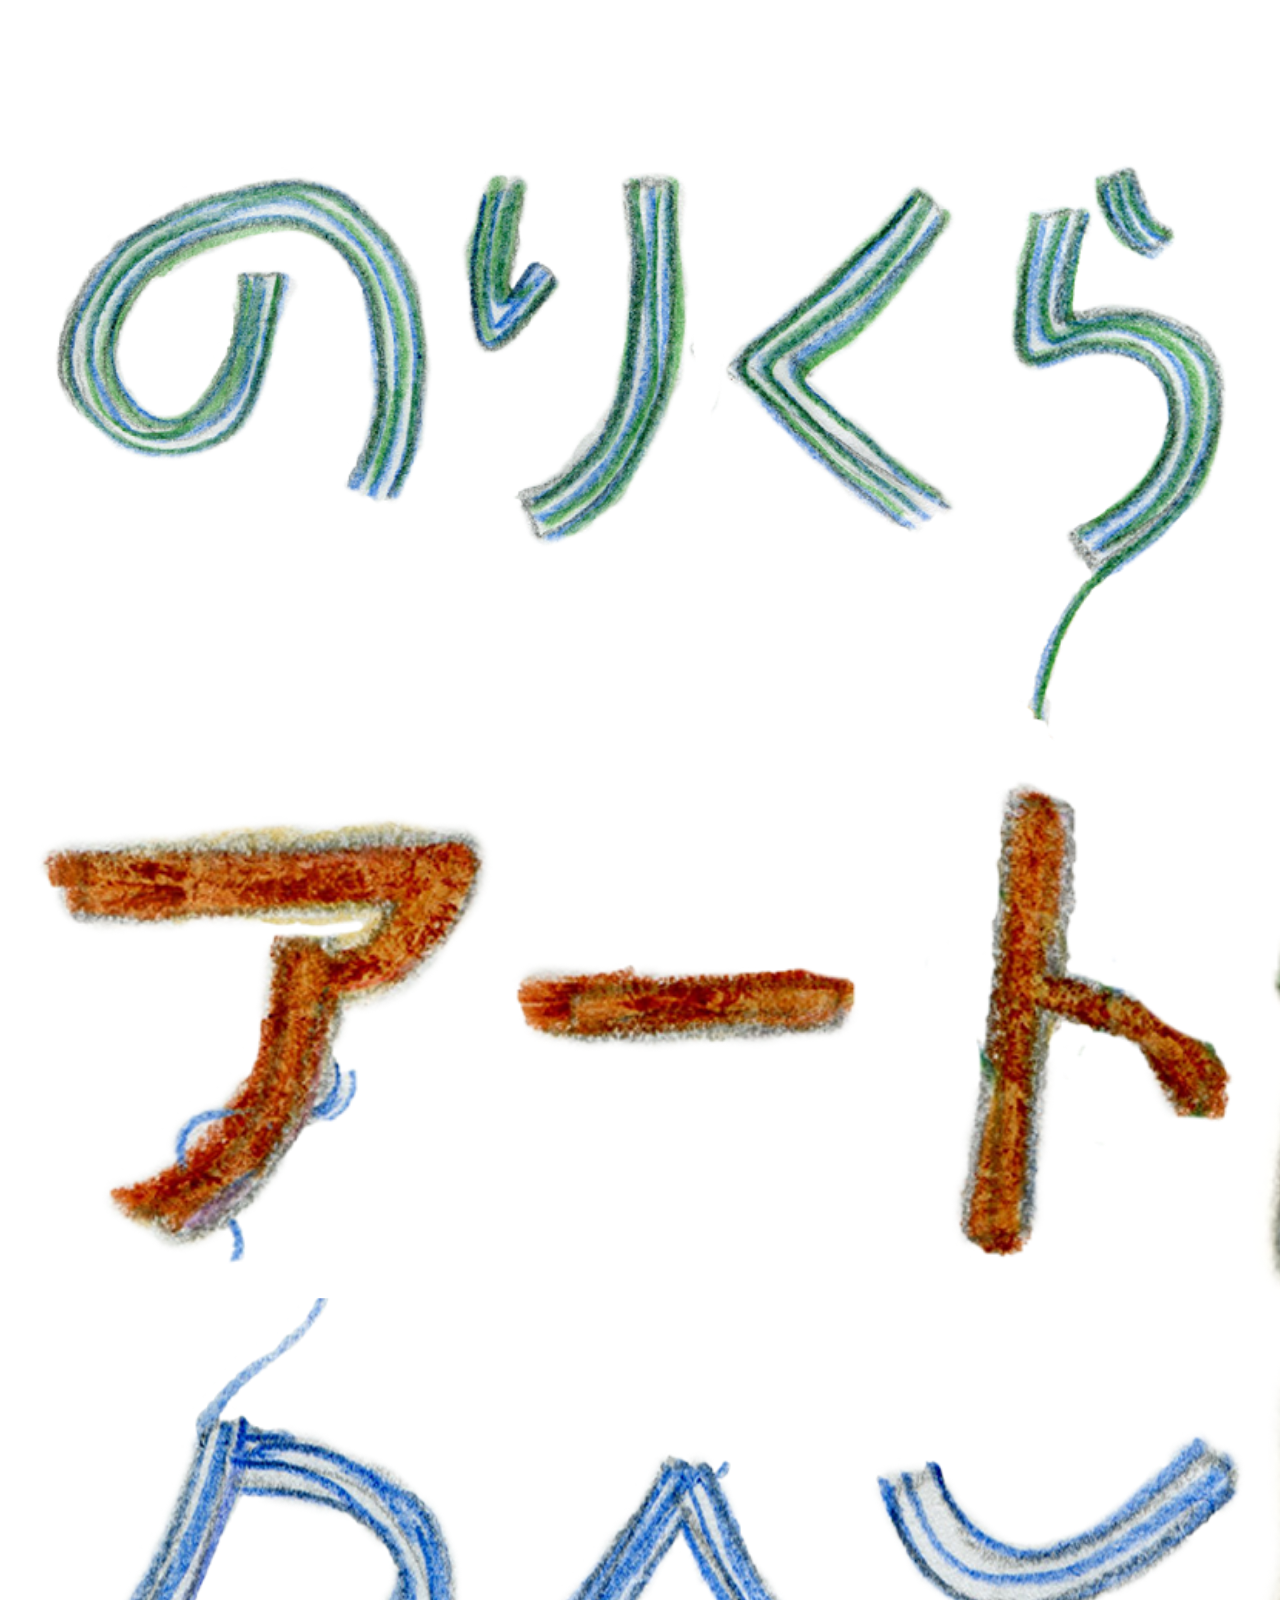
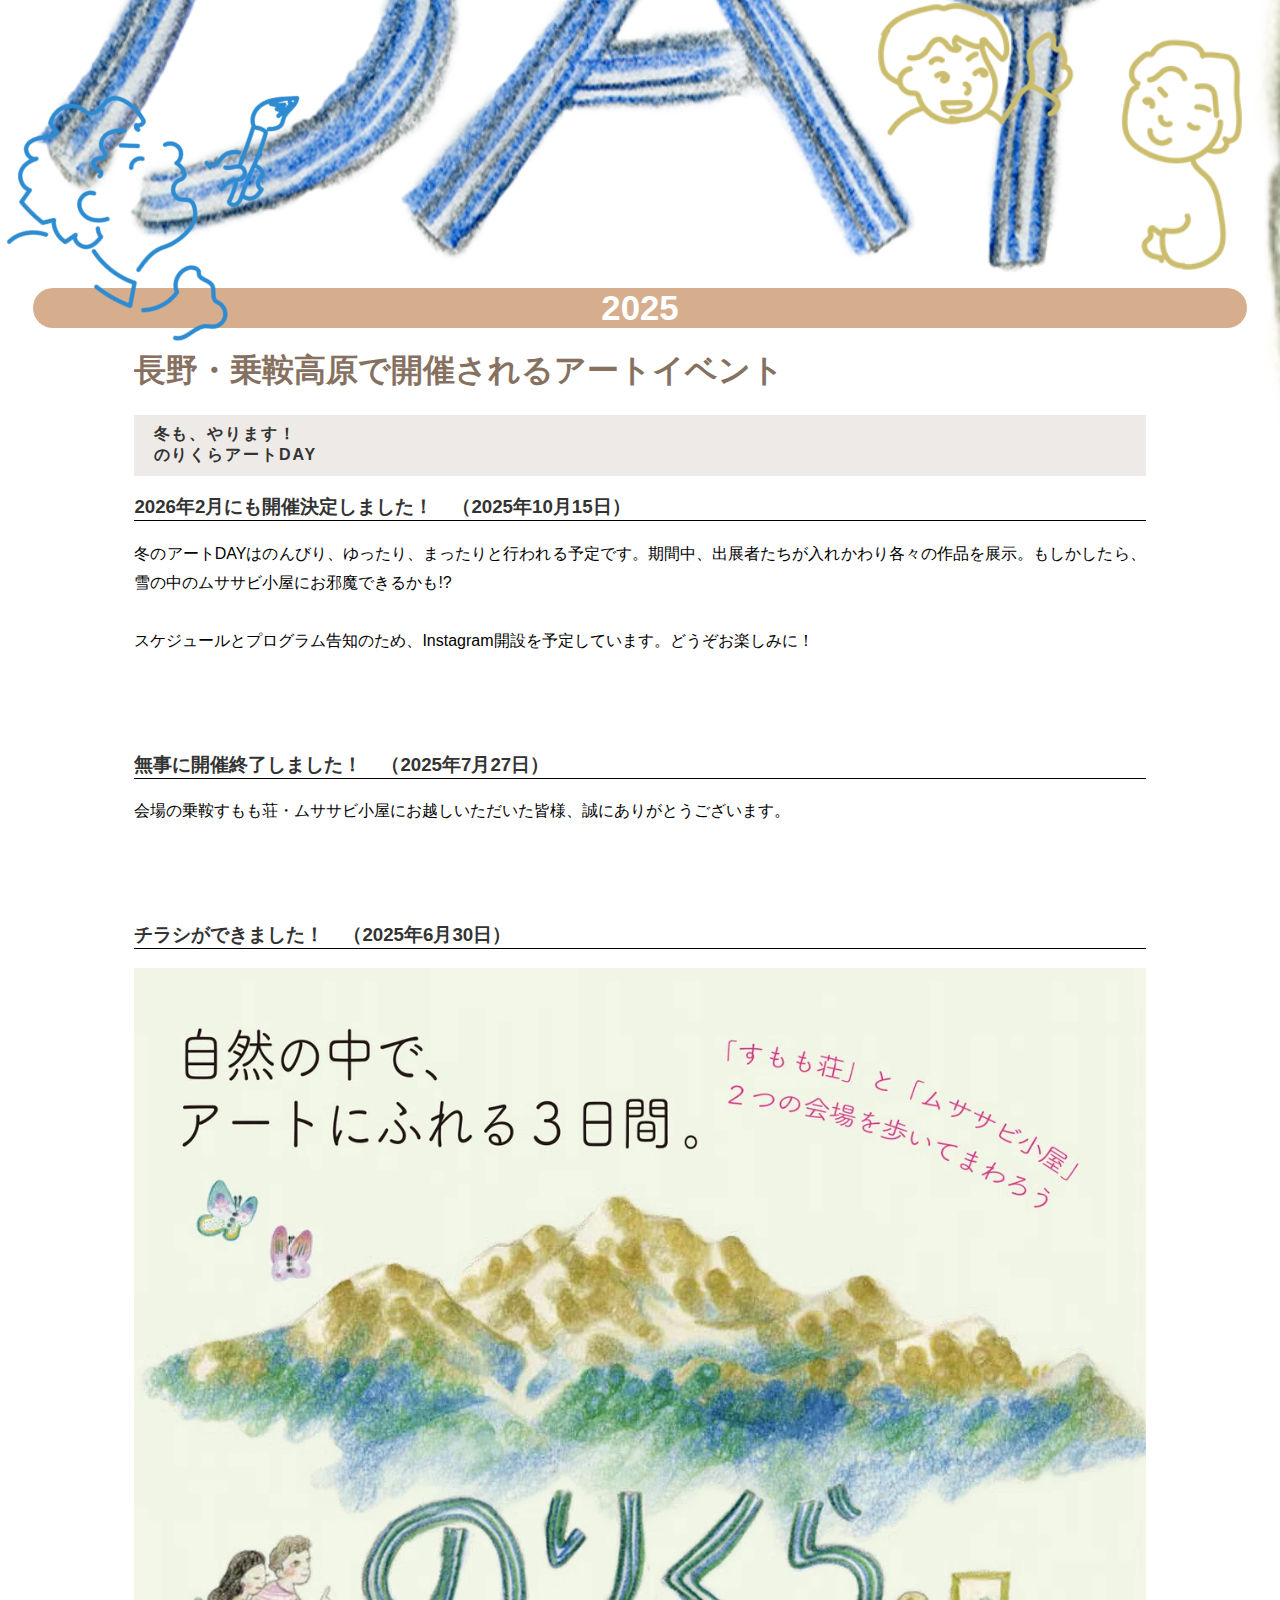
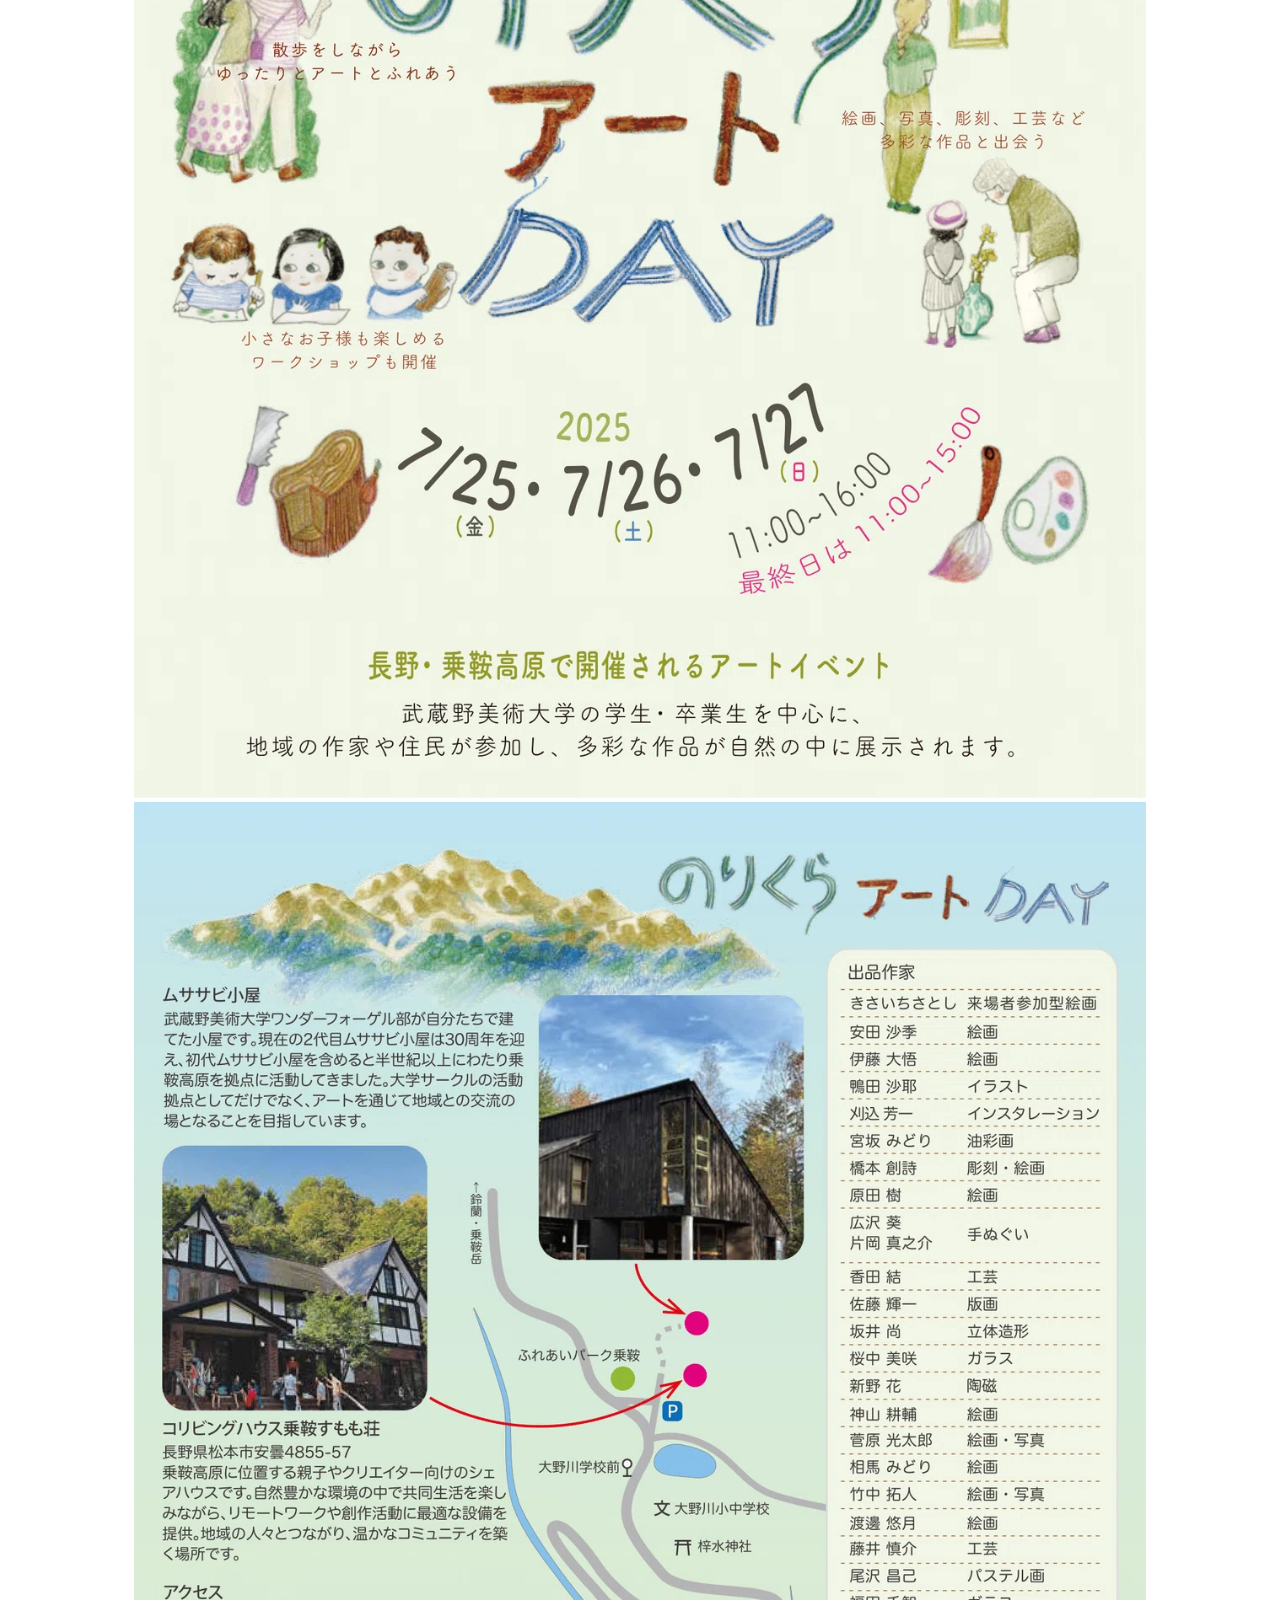
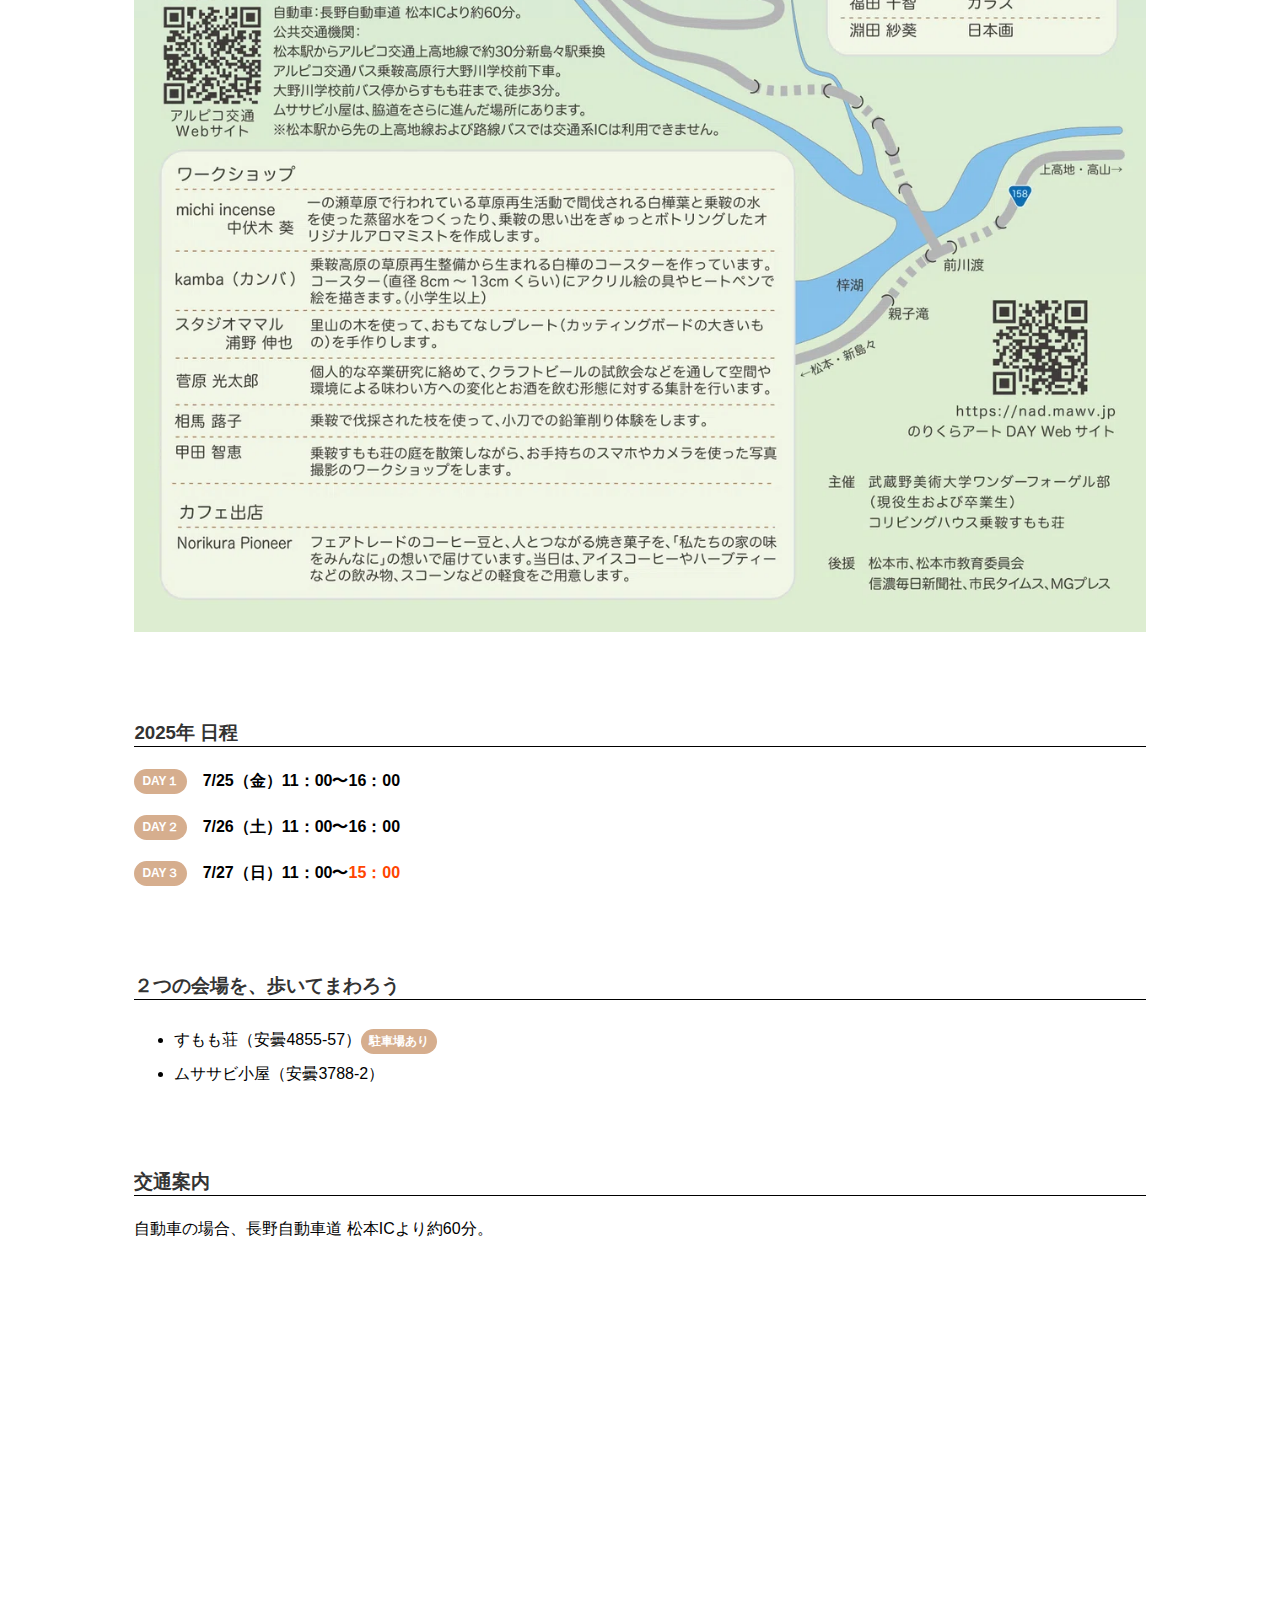
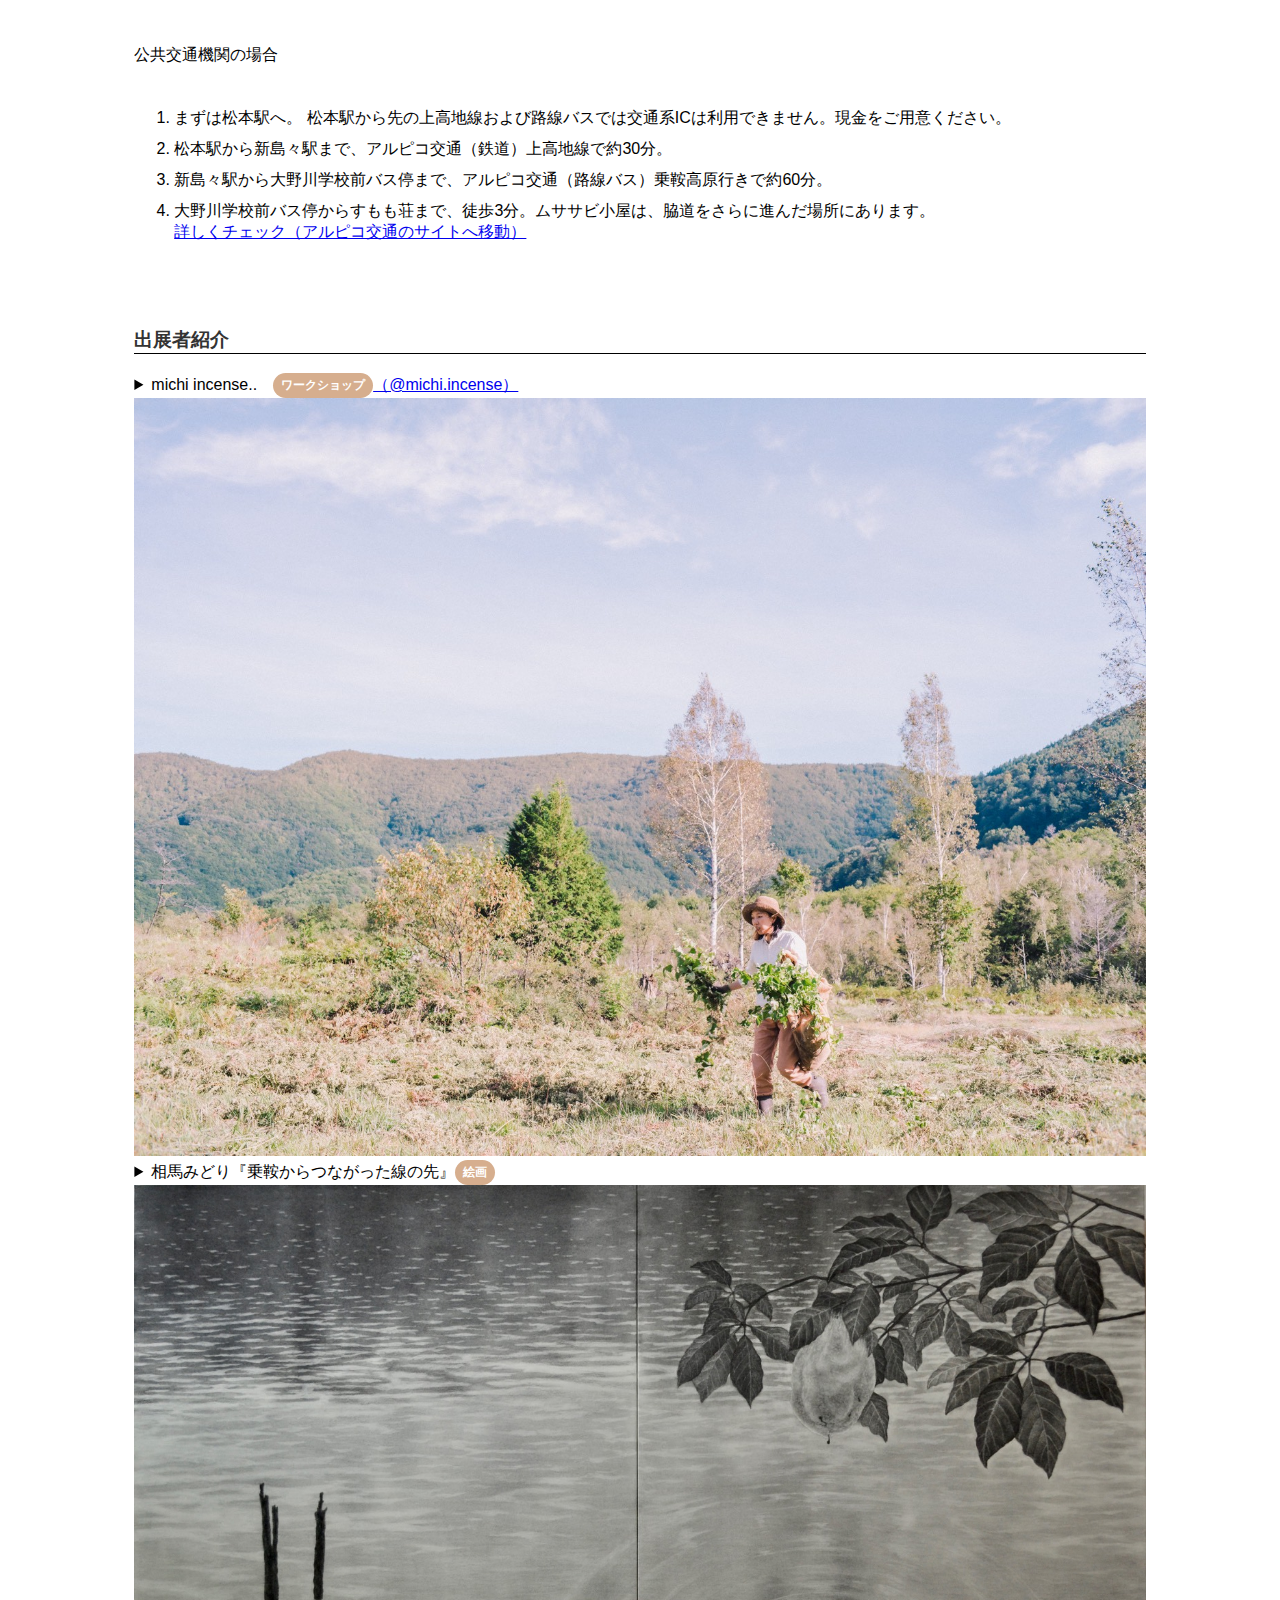
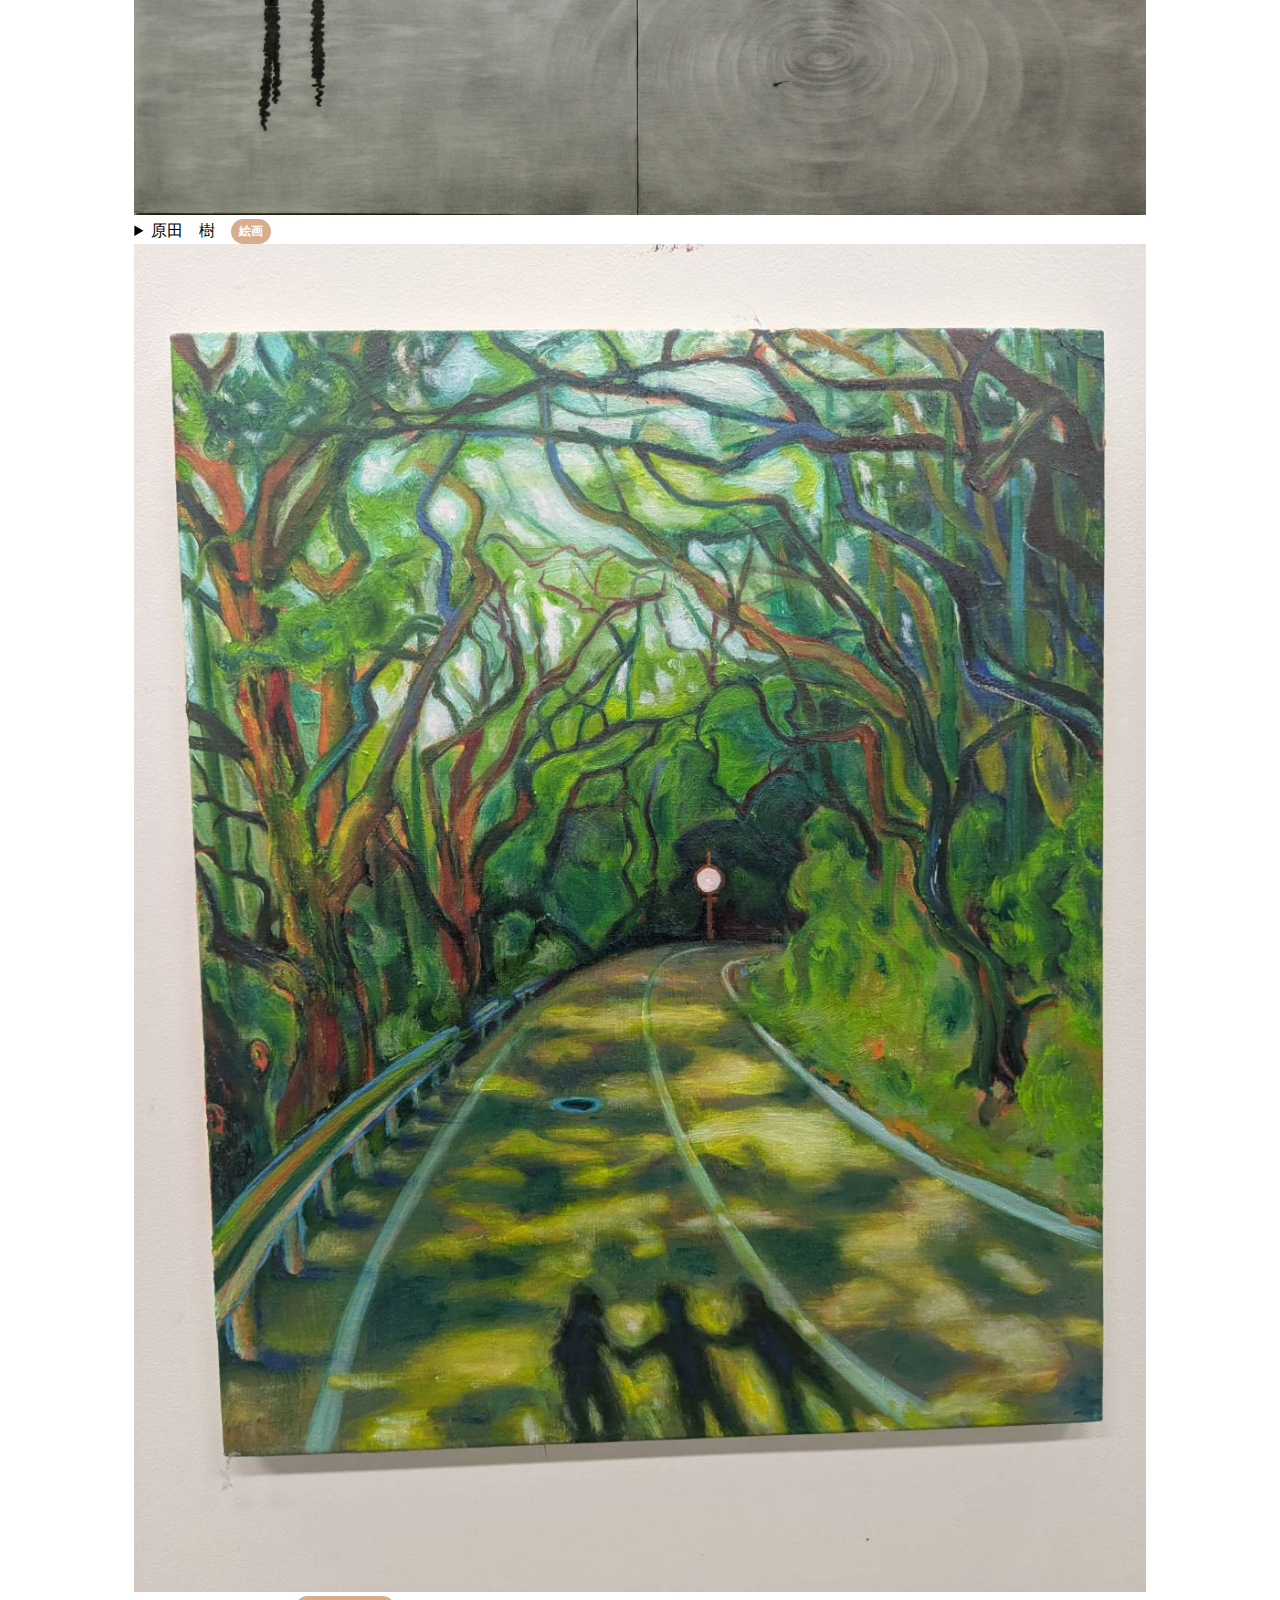
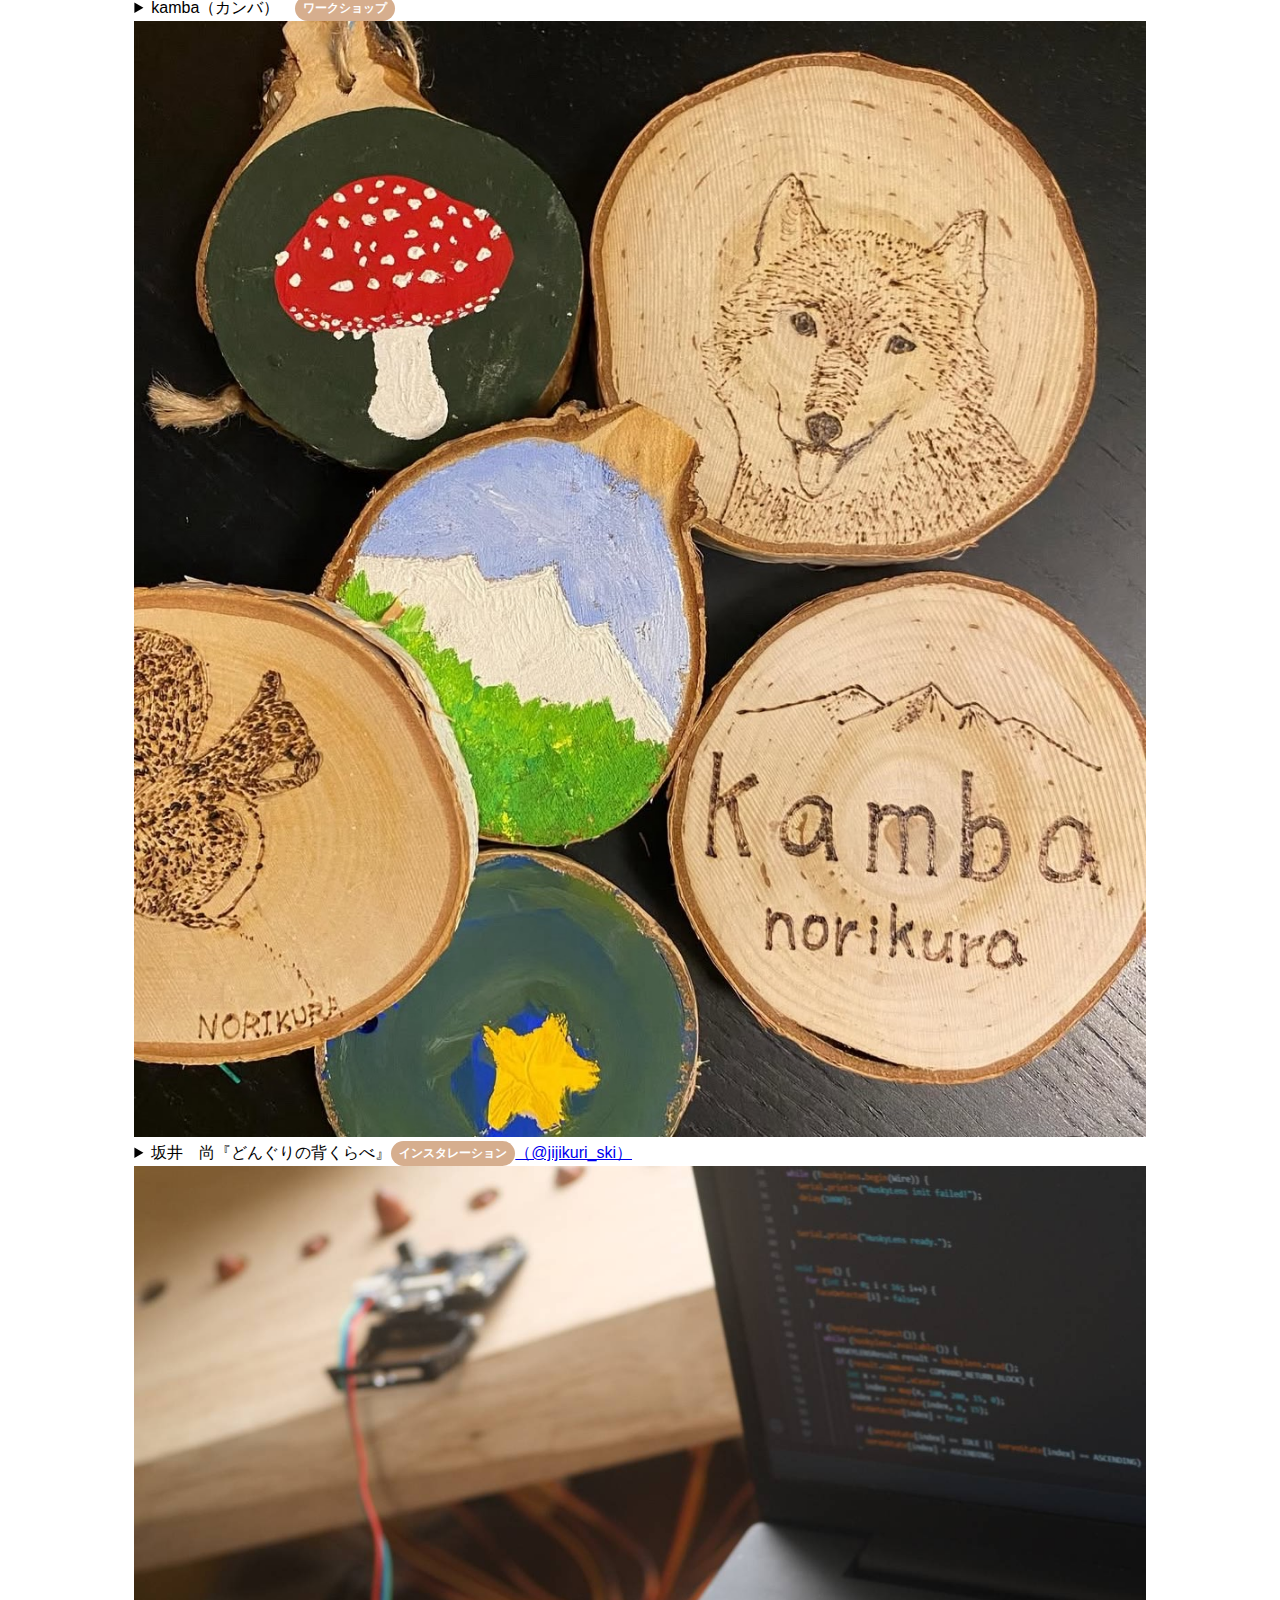
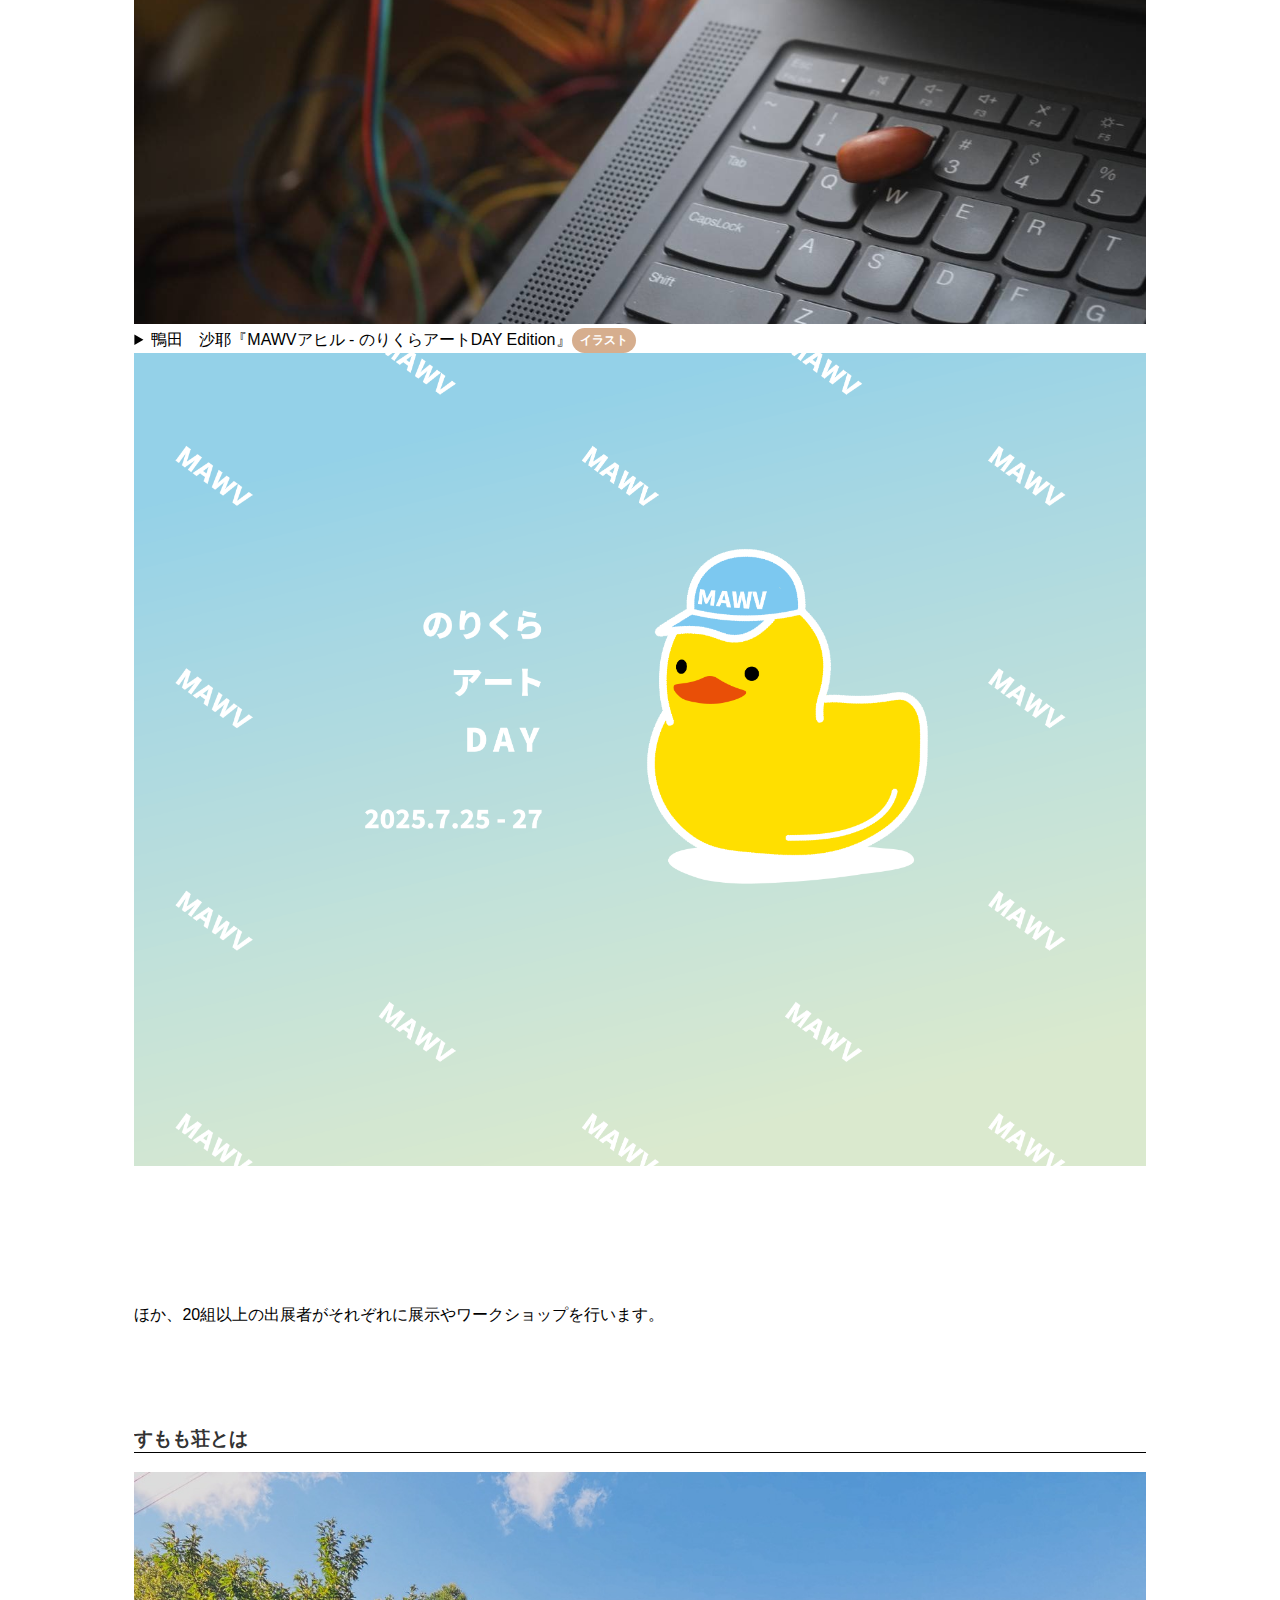
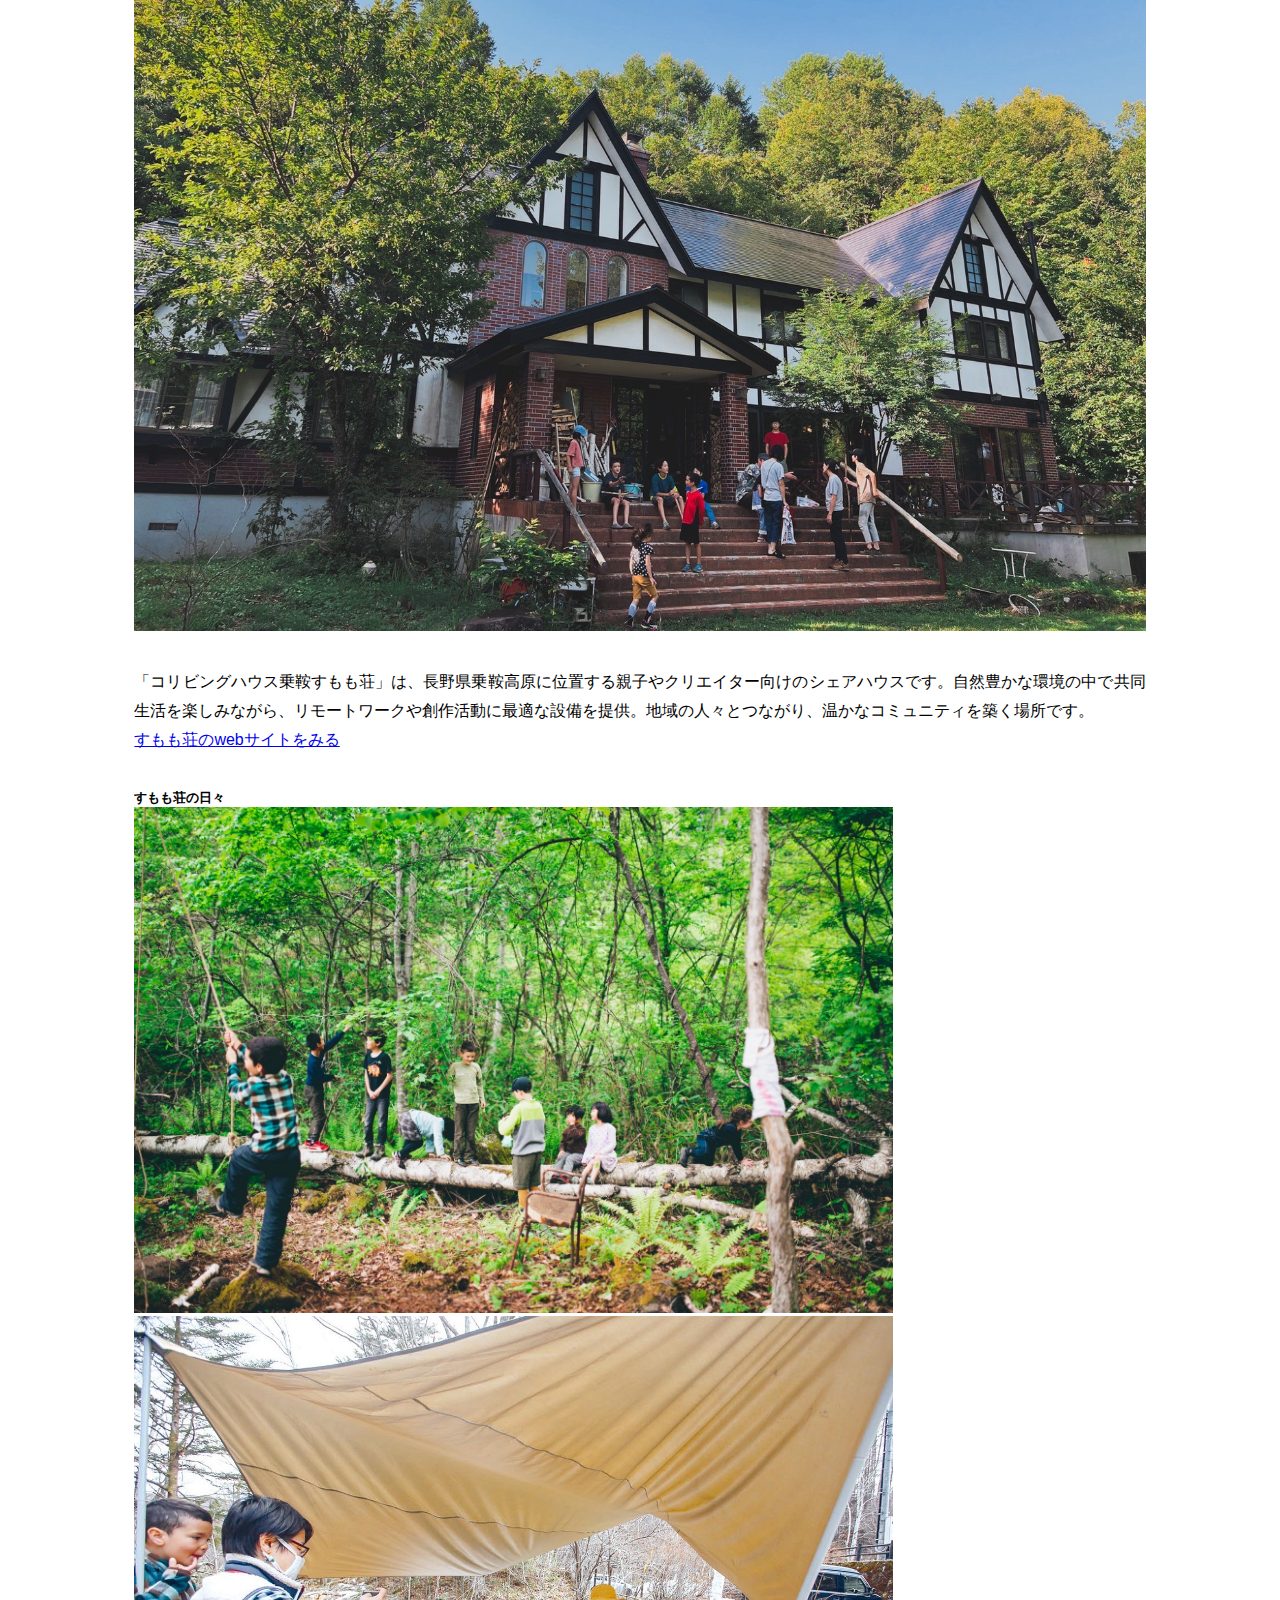
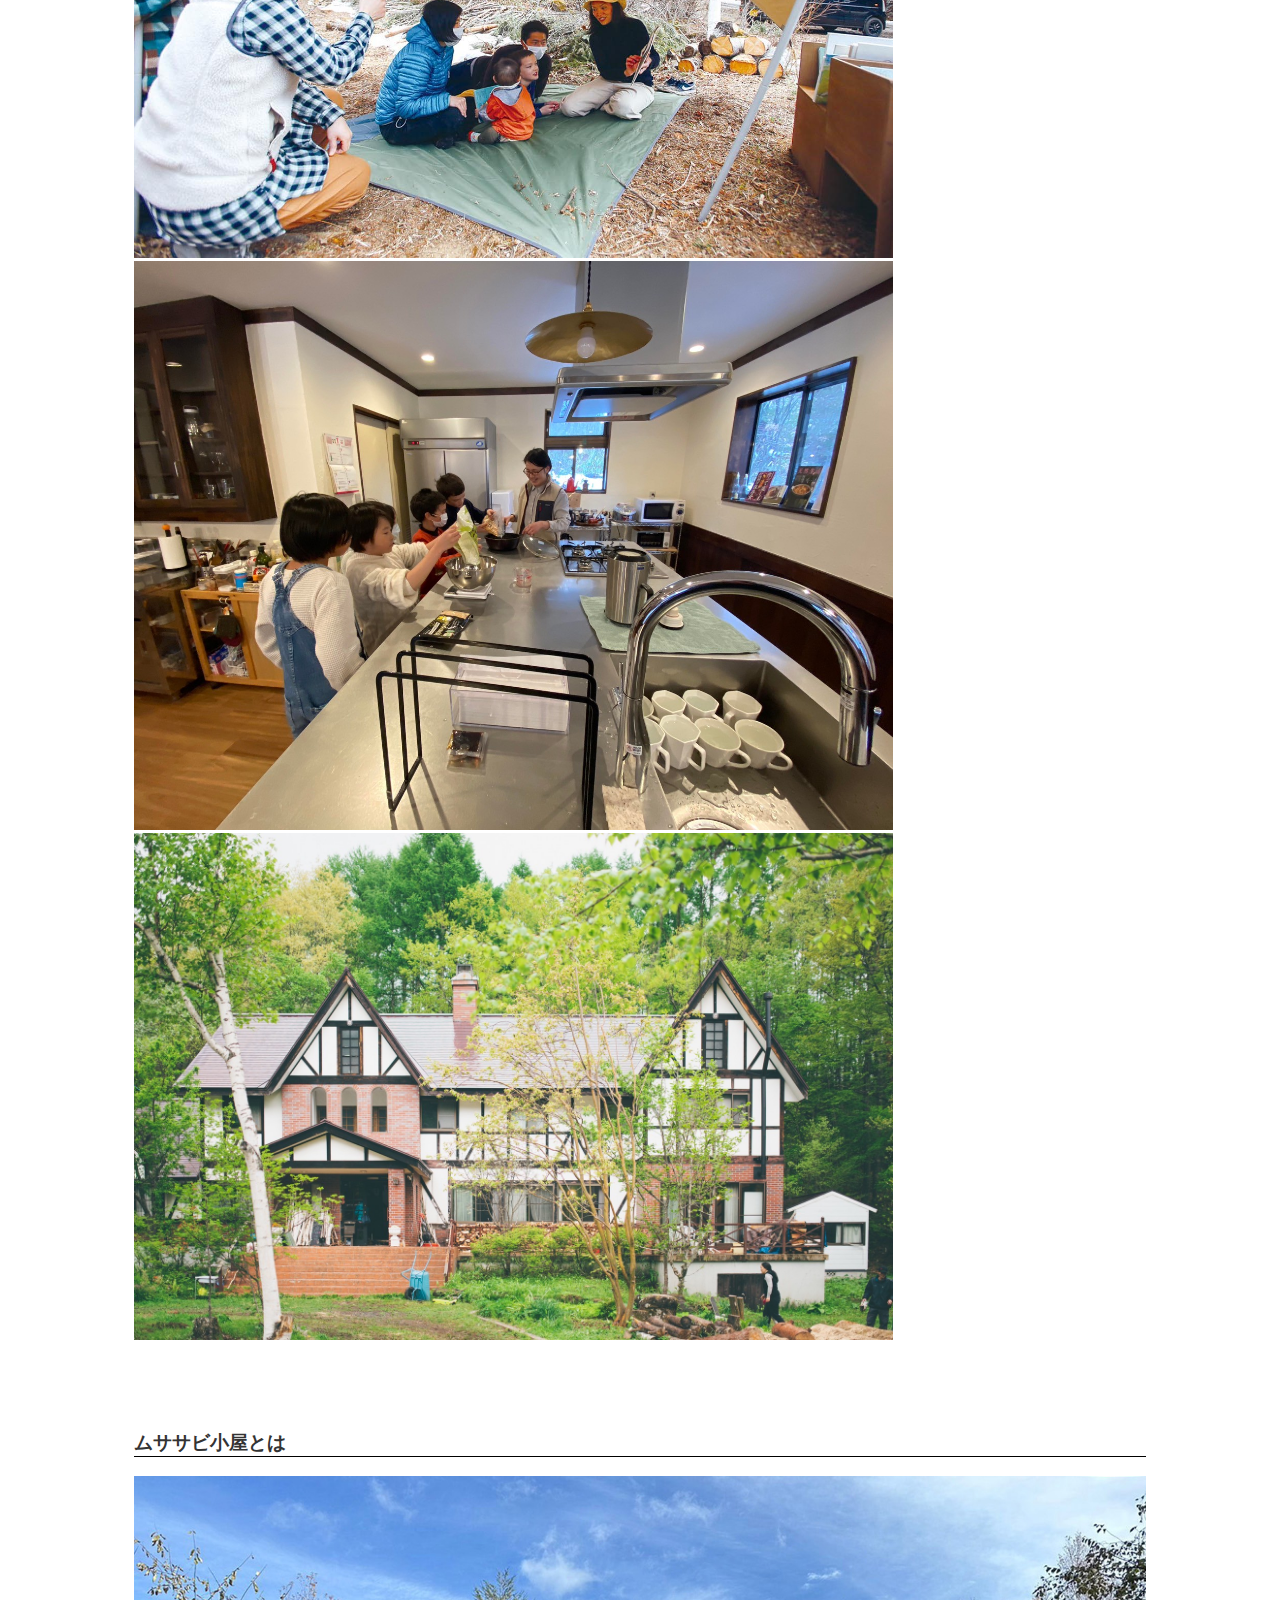
<file: index.html>
<!doctype html>
<html>
<head>
<!-- Google tag (gtag.js) -->
<script async src="https://www.googletagmanager.com/gtag/js?id=G-VMF87Q7XNW"></script>
<script>
  window.dataLayer = window.dataLayer || [];
  function gtag(){dataLayer.push(arguments);}
  gtag('js', new Date());

  gtag('config', 'G-VMF87Q7XNW');
</script>
    <meta charset="UTF-8">
    <meta name="viewport" content="width=device-width, initial-scale=1">
    <meta http-equiv="X-UA-Compatible" content="IE=edge" />
    <meta name="description" content="長野・乗鞍高原で開催されるアートイベント。武蔵野美術大学の学生・卒業生を中心に地域の作家や住民が参加し、絵画、写真、彫刻、工芸など多彩な作品が自然の中に展示されます。" />

    <meta property="og:url" content="https://nad.mawv.jp/" />
    <meta property="og:title" content="のりくらアートDAY　アートにふれる3日間" />
    <meta property="og:type" content="website">
    <meta property="og:description" content="「のりくらアートDAY」は、長野・乗鞍高原で開催されるアートイベント。武蔵野美術大学の学生・卒業生を中心に地域の作家や住民が参加し、絵画、写真、彫刻、工芸など多彩な作品が自然の中に展示されます。" />
    <meta property="og:image" content="https://kamotan1.github.io/NAD/sns_samune.png" />

    <meta name="twitter:card" content="summary_large_image" />
    <meta name="twitter:site" content="" />

    <meta property="og:site_name" content="のりくらアートDAY" />
    <meta property="og:locale" content="ja_JP" />
    <meta property="fb:app_id" content="" />

	<link rel="icon" href="https://kamotan1.github.io/NAD/favicon.ico" />
    <title>のりくらアートDAY 2025</title>
    <link rel="stylesheet" href="style.css">
</head>

<body>

<header>
	
	<div id="topbanner">
		<img id="banner" src="images/norikura2.png" alt="のりくら">
		<img src="images/illust5.png" alt="のりくらアートDAY" class="illust" id="illust5">
		<img src="images/illust7.png" alt="のりくらアートDAY" class="illust" id="illust7">
	</div>
	<div id="artday">
		<img class="artday_banner" src="images/illust_art.png" alt="アート">
		<img class="artday_banner" src="images/illust_day.png" alt="DAY">
		
		<br><div id="nenn">2025</div>
		<img src="images/illust2.png" alt="のりくらアートDAY" class="illust" id="illust2">
		<img src="images/illust4.png" alt="のりくらアートDAY" class="illust" id="illust4">
	</div>
</header>

<!--
<header>
	<div id="topbanner">
		<img id="banner" src="norikura.png" alt="のりくらアートDAY">
		<img src="illust1.png" alt="のりくらアートDAY" class="illust" id="illust1">
		<img src="illust3.png" alt="のりくらアートDAY" class="illust" id="illust3">
	</div>
	<div id="artday">
		<span class="soro">アート</span><span class="soro">ＤＡＹ</span><div id="nenn" class="soro">2025</div>
		<img src="illust2.png" alt="のりくらアートDAY" class="illust" id="illust2">
		<img src="illust4.png" alt="のりくらアートDAY" class="illust" id="illust4">
	</div>
</header>
-->

<div id="mainwrapper">
<div id="content">
	<!--	<h1><span>自然の中で、</span><span>アートにふれる</span><span>３日間</span></h1>
		<p>長野・乗鞍高原で開催されるアートイベント。</p>
	<h2><span>武蔵野美術大学の</span><span>学生・</span><span>卒業生を</span><span>中心に</span><span>地域の</span><span>作家や</span><span>住民が</span><span>参加し、</span><span>絵画、</span><span>写真、</span><span>彫刻、</span><span>工芸など</span><span>多彩な作品が</span><span>自然の中に</span><span>展示されます。</span></h2>
		<p>小さなお子様も楽しめるワークショップも開催。散歩をしながら、ゆったりとアートとふれあう時間をお過ごしください。</p>
	-->
	<h1><span>長野・乗鞍高原で</span>開催される<span></span><span>アートイベント</span></h1>
	<h2>冬も、やります！<br>のりくらアートDAY</h2>
	<h3 style="padding:0;">2026年2月にも開催決定しました！　（2025年10月15日）</h3>
	<p>冬のアートDAYはのんびり、ゆったり、まったりと行われる予定です。期間中、出展者たちが入れかわり各々の作品を展示。もしかしたら、雪の中のムササビ小屋にお邪魔できるかも!?<br><br>スケジュールとプログラム告知のため、Instagram開設を予定しています。どうぞお楽しみに！</p>
	<h3>無事に開催終了しました！　（2025年7月27日）</h3>
		<p>会場の乗鞍すもも荘・ムササビ小屋にお越しいただいた皆様、誠にありがとうございます。</p>
	<h3>チラシができました！　（2025年6月30日）</h3>
		<img src="images/1.webp">
		<img src="images/2.webp">
	<h3>2025年 日程</h3>
		<h4><span class="kakomi">DAY１</span><span style="vertical-align: middle">　7/25（金）11：00〜16：00</span></h4>
		<h4><span class="kakomi">DAY２</span><span style="vertical-align: middle">　7/26（土）11：00〜16：00</span></h4>
		<h4><span class="kakomi">DAY３</span><span style="vertical-align: middle">　7/27（日）11：00〜<span style="color: orangered">15：00</span></span></h4>
	<h3>２つの会場を、歩いてまわろう</h3>
		<ul>
			<li><span>すもも荘</span><span>（安曇4855-57）</span><span class="kakomi">駐車場あり</span></li>
			<li><span>ムササビ小屋</span><span>（安曇3788-2）</span></li>
		</ul>
	<h3>交通案内</h3>
	<p>自動車の場合、長野自動車道 松本ICより約60分。</p>
	<iframe src="https://www.google.com/maps/d/embed?mid=1x8Efg8zAdQsr8tNDDKRs1BZGOWVuh1Y&ehbc=2E312F&noprof=1" width="100%" height="350" style="border:0;" allowfullscreen="" loading="lazy" referrerpolicy="no-referrer-when-downgrade"></iframe>
	<p>公共交通機関の場合</p>
	<ol>
		<li>まずは松本駅へ。
 		<span class="atten">松本駅から先の上高地線および路線バスでは交通系ICは利用できません。現金をご用意ください。</span></li>
		<li>松本駅から新島々駅まで、アルピコ交通（鉄道）上高地線で約30分。</li>
		<li>新島々駅から大野川学校前バス停まで、アルピコ交通（路線バス）乗鞍高原行きで約60分。</li>
		<li>大野川学校前バス停からすもも荘まで、徒歩3分。ムササビ小屋は、脇道をさらに進んだ場所にあります。
		<br><a href="https://www.alpico.co.jp/traffic/local/kamikochi/norikurakogen/" target="_blank" rel="noopener noreferrer">詳しくチェック（アルピコ交通のサイトへ移動）</a>
		</li>
	</ol>
	
	<h3>出展者紹介</h3>
	<details>
		<summary>
		michi incense..　<span class="kakomi">ワークショップ</span><span><a href="https://www.instagram.com/michi.incense/" target="blank">（@michi.incense）</a></span>
		<span class="syoukai"><img src="images/pic_michi_incense3.jpg" alt="michi incense..（アロマミストづくりワークショップ）の写真"></span>
		</summary>
		一の瀬草原で行われている草原再生活動で間伐される白樺葉と乗鞍の水を使った蒸留水でつくる、乗鞍の思い出をぎゅっとボトリングしたオリジナルアロマミストづくりを行います。
		<ul><li>所要時間：15～30分<br>予約制ではありません。空いていれば先着順でどなたでも参加できます。</li><li>対象年齢：小学生以上<br>小学生は保護者の方と一緒にご参加ください。</li><li>参加費：一人1800円（税込）<br>50mlのミストをお作りいただきます。<br>お支払いは当日現金、またはPayPayにてお願いいたします。釣り銭も準備しますが、お釣りの出ないようにご準備いただけると幸いです</li><li>注意事項<br>アルコールや植物由来成分を使用します。お肌の弱い方、アレルギーをお持ちの方はお申し出いただき、ご自身の判断でご参加ください。</li></ul>
		<div class="syoukai3">
		<img src="images/pic_michi_incense2.jpg" alt="michi incense..ワークショップの様子">
		<img src="images/pic_michi_incense4.jpg" alt="michi incense..ワークショップの様子">
		<img src="images/pic_michi_incense1.jpg" alt="michi incense..ワークショップの様子">
		<img src="images/pic_michi_incense5.jpg" alt="michi incense..ワークショップの様子">
		<img src="images/pic_michi_incense6.jpg" alt="michi incense..ワークショップの様子">
		<img src="images/pic_michi_incense7.jpg" alt="michi incense..ワークショップの様子">
		</div>
		<p>michi incense..とは<br>
		<br>「もったいない」と「香り」を組み合わせた暮らしのプロダクト。
		<br>一の瀬草原の植生を保全するために手入れされる白樺葉やノイバラの果実、外来植物の手入れで採れた草花。これらの未利用資源から成分を取り出しプロダクトを製造しています。<br><br>中伏木葵<br>京都出身 2023年に乗鞍高原へ移住。ナチュラル・オーガニックコスメの店舗運営の経験を経て、2023年にはCafé & Gallery KURUMuの立上げに参加し、白樺葉の蒸留水からつくるフレーバーソーダ "白樺ソーダ" を開発。<br>2024年michi incense..をプロデュース。<br>AEAJアロマセラピーアドバイザー<br>JEA認定アロマセラピスト</p>
		<a href="https://michiincensestore.com" target="_blank" rel="noopener noreferrer">Online Storeを見る</a>
	</details>

<!--
	<details>
		<summary>
		伊藤大悟『目線』　<span class="kakomi">絵画</span>
		<span class="syoukai"><img src="images/pic_ito_daigo1.png" alt="ito daigo（絵画作品）の写真"></span>
		</summary>
		現代の登山文化をテーマとした絵画作品を展示。
		<ul><li>展示場所：ムササビ小屋（１階）</li></ul>
		<div class="syoukai3">
		<img src="images/pic_ito_daigo2.jpg" alt="ito daigo（絵画作品）の写真">
		</div>
	</details>
  -->

	<details>
		<summary>
		<span>相馬みどり</span><span>『乗鞍からつながった線の先』</span><span class="kakomi">絵画</span>
		<span class="syoukai"><img src="images/pic_soma_midori2.jpg" alt="soma_midoriの写真"></span>
		</summary>
		乗鞍に来る理由・乗鞍でつながれた縁・乗鞍で見つけたものをテーマにした絵画<br>（作品イメージ）
				<!--		<ul><li>　</li></ul>-->
		<div class="syoukai3">
		<img src="images/pic_soma_midori2.jpg" alt="soma_midoriの写真">
		</div>
	</details>

	<details>
		<summary>
		原田　樹　<span class="kakomi">絵画</span>
		<span class="syoukai"><img src="images/pic_harada_itsuki1.jpg" alt="harada itsuki（絵画作品）の写真"></span>
		</summary>
		森に紛れこみ飲まれてしまう人々
		<!--		<ul><li>　</li></ul>-->
		<div class="syoukai3">
		<img src="images/pic_harada_itsuki1.jpg" alt="harada_itsuki（絵画作品）の写真">
		<img src="images/pic_harada_itsuki2.jpg" alt="harada_itsuki（絵画作品）の写真">
		<img src="images/pic_harada_itsuki3.jpg" alt="harada_itsuki（絵画作品）の写真">
		</div>
	</details>

	<details>
		<summary>
		kamba（カンバ）　<span class="kakomi">ワークショップ</span>
		<span class="syoukai"><img src="images/pic_kamba1.jpg" alt="kambaのワークショップの写真"></span>
		</summary>
		乗鞍高原の草原再生整備から生まれる白樺のコースターを作っています。コースター（直径8cm〜13cmくらい）にアクリル絵の具やヒートペンで絵を描きます。
		<ul><li>対象年齢：小学生以上<br>小学生は保護者の方と一緒にご参加ください。</li></ul>
		<div class="syoukai3">
		<img src="images/pic_kamba2.jpg" alt="kambaのワークショップの写真">
		</div>
	</details>

	<details>
		<summary>
		坂井　尚<span>『どんぐりの背くらべ』</span><span class="kakomi">インスタレーション</span><span><a href="https://www.instagram.com/jijikuri_ski/" target="blank">（@jijikuri_ski）</a></span>
		<span class="syoukai"><img src="images/pic_sakai_nao1.jpg" alt="sakai_naoの作品の写真"></span>
		</summary>
		森の恵みをテーマにした、鑑賞者を巻き込んだ動く作品。
		<div class="syoukai3">
		<img src="images/pic_sakai_nao1.jpg" alt="sakai_naoの作品の写真">
		</div>
    <p><a href="https://www.jijikuri.com/" target="_blank" rel="noopener noreferrer">サイトを見る</a></p>
	</details>

	<details>
		<summary>
		鴨田　沙耶<span>『MAWVアヒル - のりくらアートDAY Edition』</span><span class="kakomi">イラスト</span>
		<span class="syoukai"><img src="images/pic_kamoda_saya1.png" alt="kamoda_sayaの作品の写真"></span>
		</summary>
		ムササビ小屋のメンテナンスをするMAWVアヒル隊員。その姿をプリントしたTシャツを展示します。*MAWV = Musashino Art Wandervogel
		<div class="syoukai3">
		<img src="images/pic_kamoda_saya1.png" alt="kamoda_sayaの作品の写真">
		</div>
    <p><a href="https://kamotan.base.shop" target="_blank" rel="noopener noreferrer">Tシャツを見る（8/1まで）</a></p>
	</details>

	<p><br><br><br><br>ほか、20組以上の出展者がそれぞれに展示やワークショップを行います。</p>


<h3>すもも荘とは</h3>
	<div>
		<p><img src="images/picSumomo1.jpg" alt="すもも荘の写真"></p>
	</div>
	<div>
		<p>「コリビングハウス乗鞍すもも荘」は、長野県乗鞍高原に位置する親子やクリエイター向けのシェアハウスです。自然豊かな環境の中で共同生活を楽しみながら、リモートワークや創作活動に最適な設備を提供。地域の人々とつながり、温かなコミュニティを築く場所です。
		<br><a href="https://sumomonorikura.com" target="_blank" rel="noopener noreferrer" class="kakomi_link">すもも荘のwebサイトをみる</a>
		</p>
	</div>
	<h5 class="yousu">すもも荘の日々<br>
	<img src="images/picSumomo5.jpg" alt="すもも荘の日々">
	<img src="images/picSumomo3.jpg" alt="すもも荘の日々">
	<img src="images/picSumomo2.jpg" alt="すもも荘の日々">
	<img src="images/picSumomo4.jpg" alt="すもも荘の日々">
	</h5>

<h3>ムササビ小屋とは</h3>
	<div>
		<p><img src="images/picMusasabi14.jpg" alt="ムササビ小屋の写真"></p>
	</div>
	<div>
		<p>「ムササビ小屋」は、武蔵野美術大学ワンダーフォーゲル部が自分たちで建てた小屋です。現在の2代目ムササビ小屋は30周年を迎え、初代ムササビ小屋を含めると半世紀以上にわたり乗鞍高原を拠点に活動してきました。大学サークルの活動拠点としてだけでなく、アートを通じて地域との交流の場となることを目指しています。</p>
	</div>
	<h5 class="yousu">メンテナンス合宿の様子<br>
	<img src="images/picMusasabi6.jpg" alt="ムササビ小屋メンテナンスの様子">
	<img src="images/picMusasabi8.jpg" alt="ムササビ小屋メンテナンスの様子">
	<img src="images/picMusasabi9.jpg" alt="ムササビ小屋メンテナンスの様子">
	<img src="images/picMusasabi2.jpg" alt="ムササビ小屋メンテナンスの様子">
	</h5>
	
</div>
</div>

<div id="footer">
<table>
	<tr>
		<th class="cell1"><div class="thanks">主催</div></th>
		<td class="cell2">武蔵野美術大学ワンダーフォーゲル部（現役生および卒業生）<br>コリビングハウス乗鞍すもも荘</td>
	</tr>
	<!--
	<tr>
		<th>PR協力</th>
		<td>のりくら高原観光協会</td>
	</tr>
	-->
	<tr>
		<th class="cell1"><div class="thanks">後援</div></th>
		<td class="cell2">松本市、松本市教育委員会、信濃毎日新聞社、市民タイムス、MGプレス</td>
	</tr>
</table>
</div>

</body>
</html>
</file>
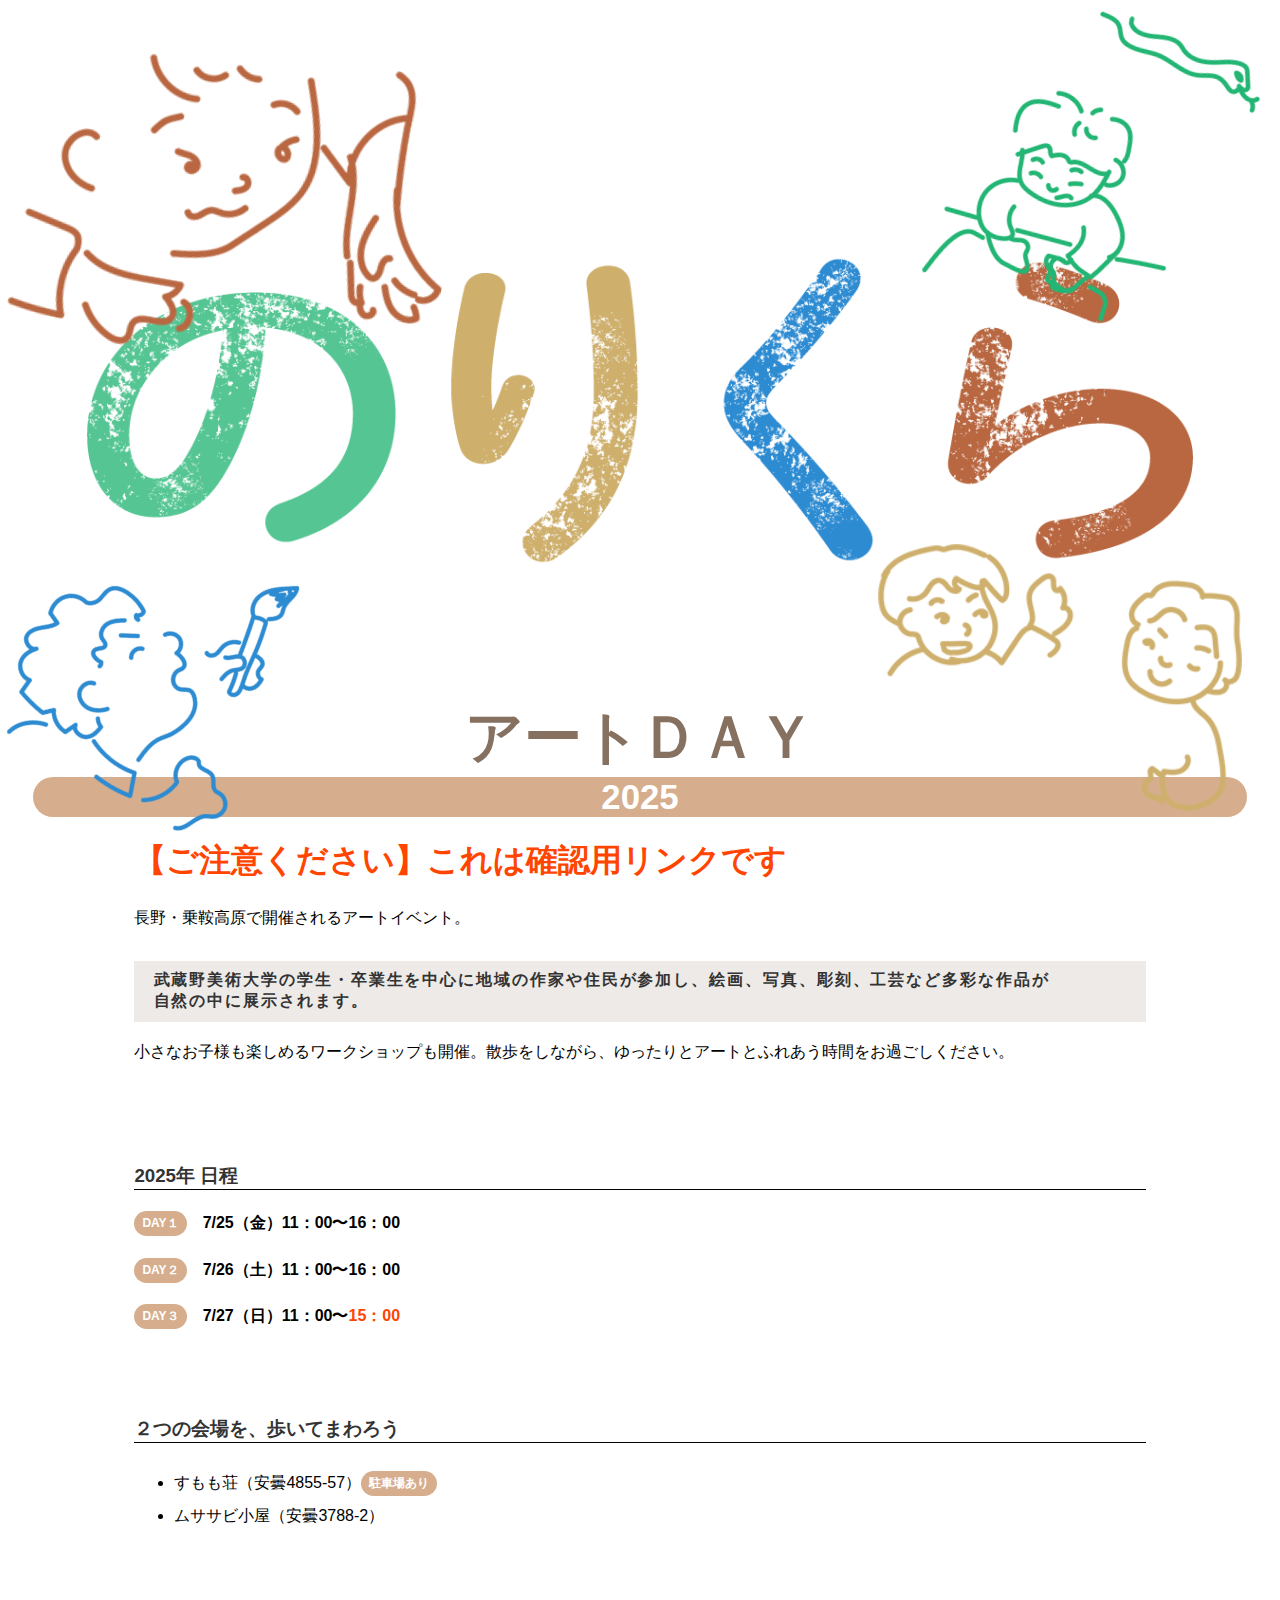
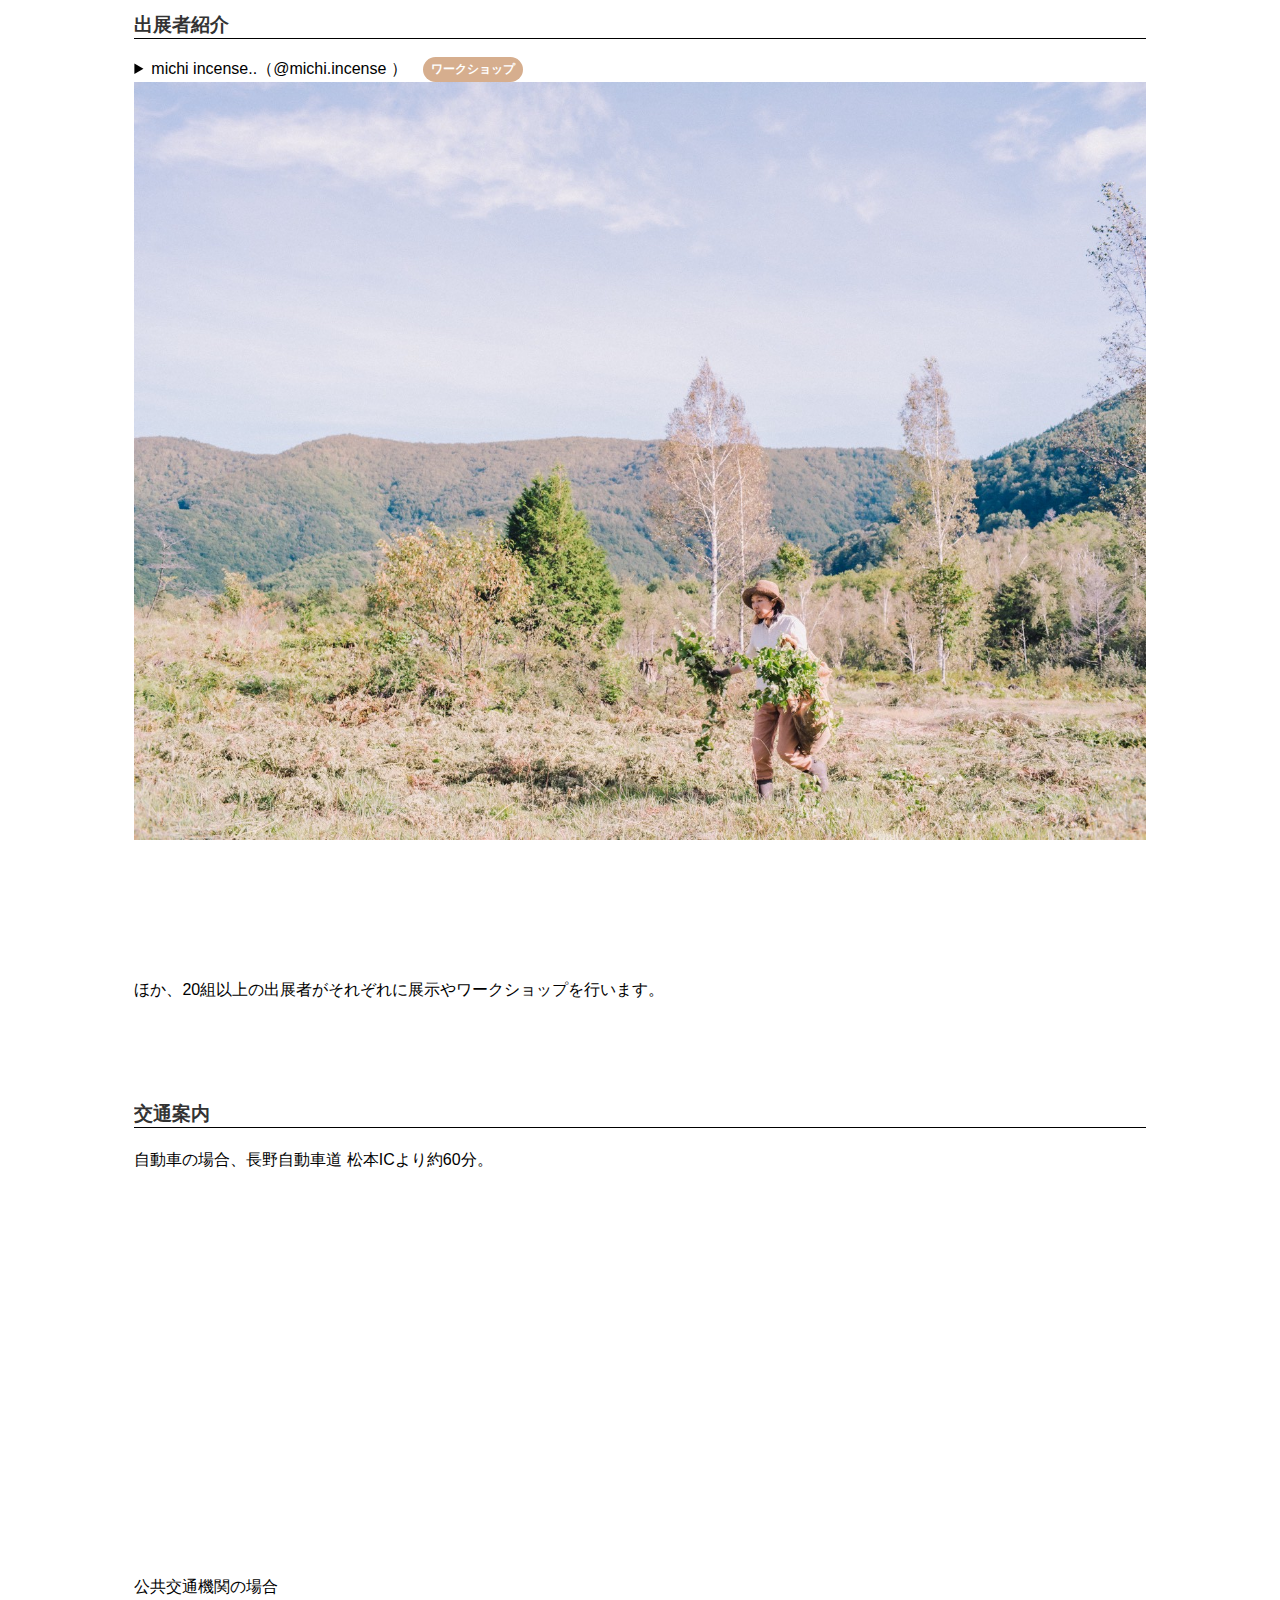
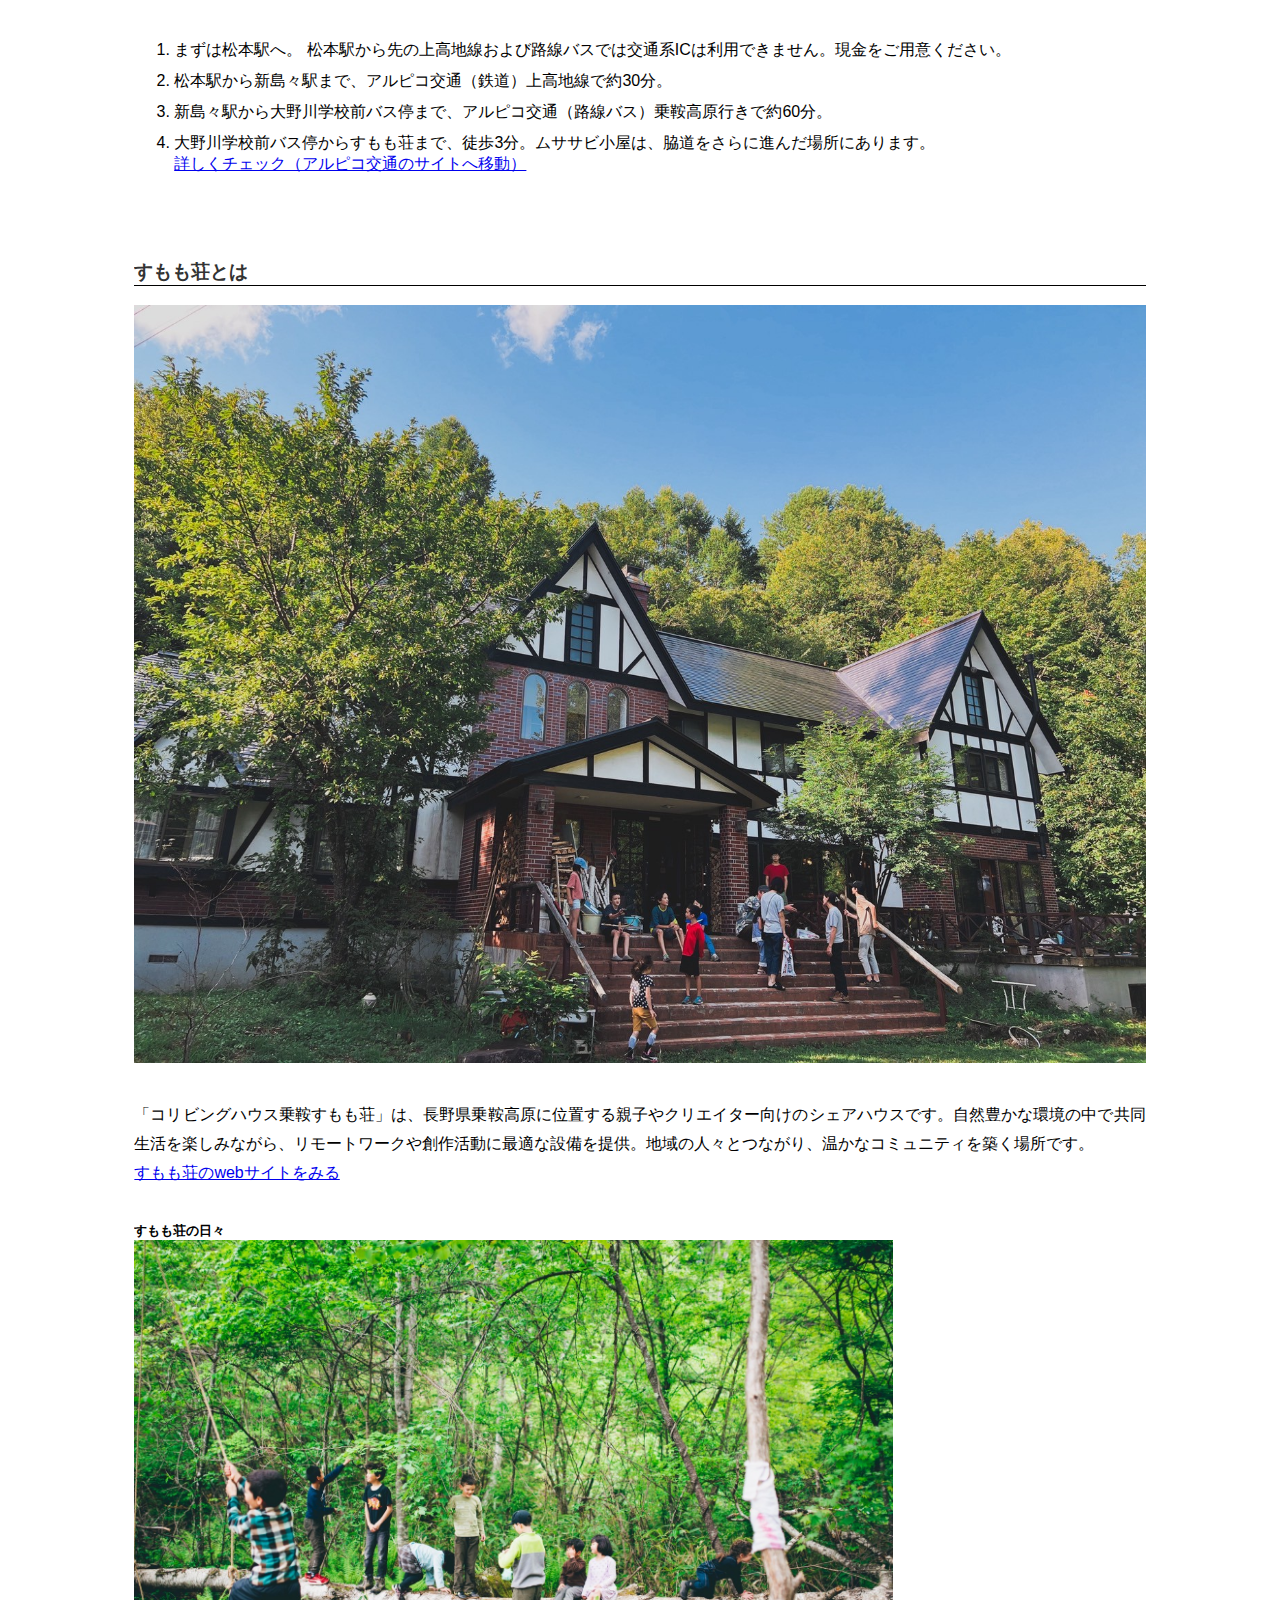
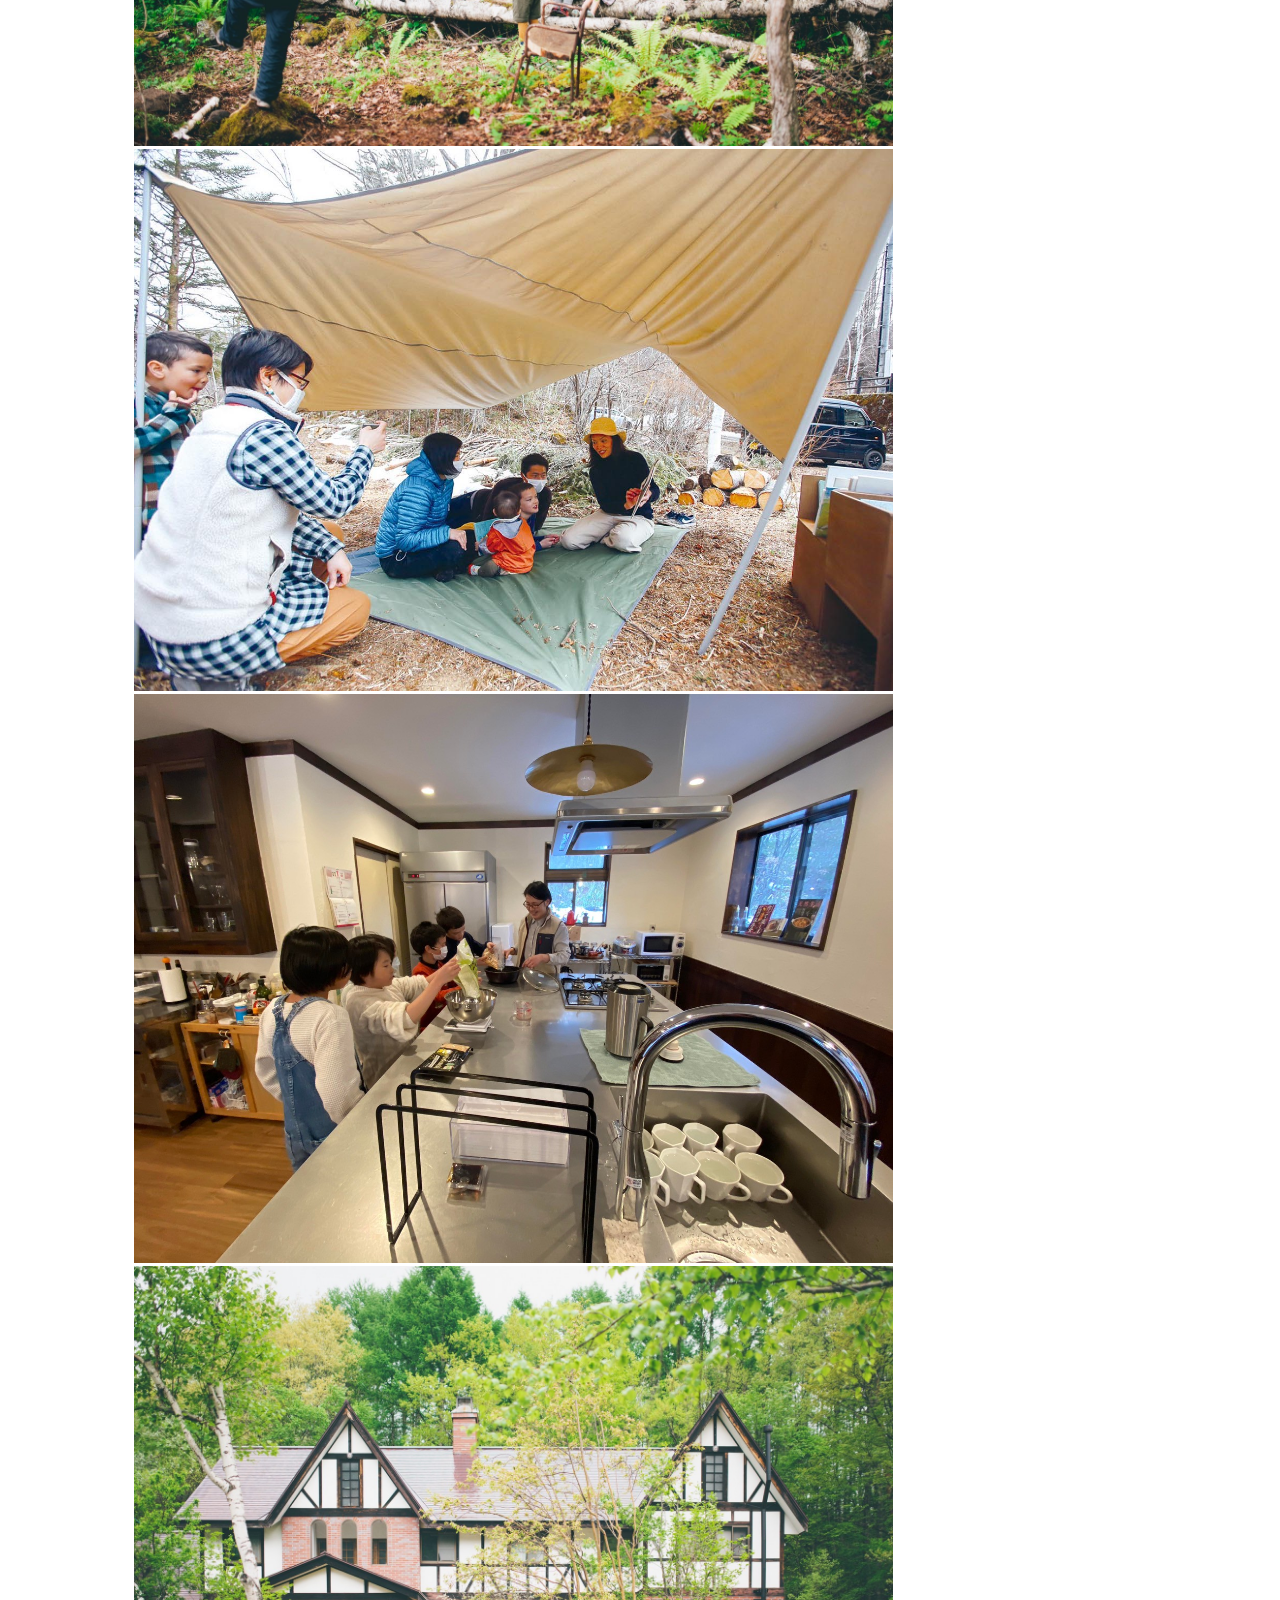
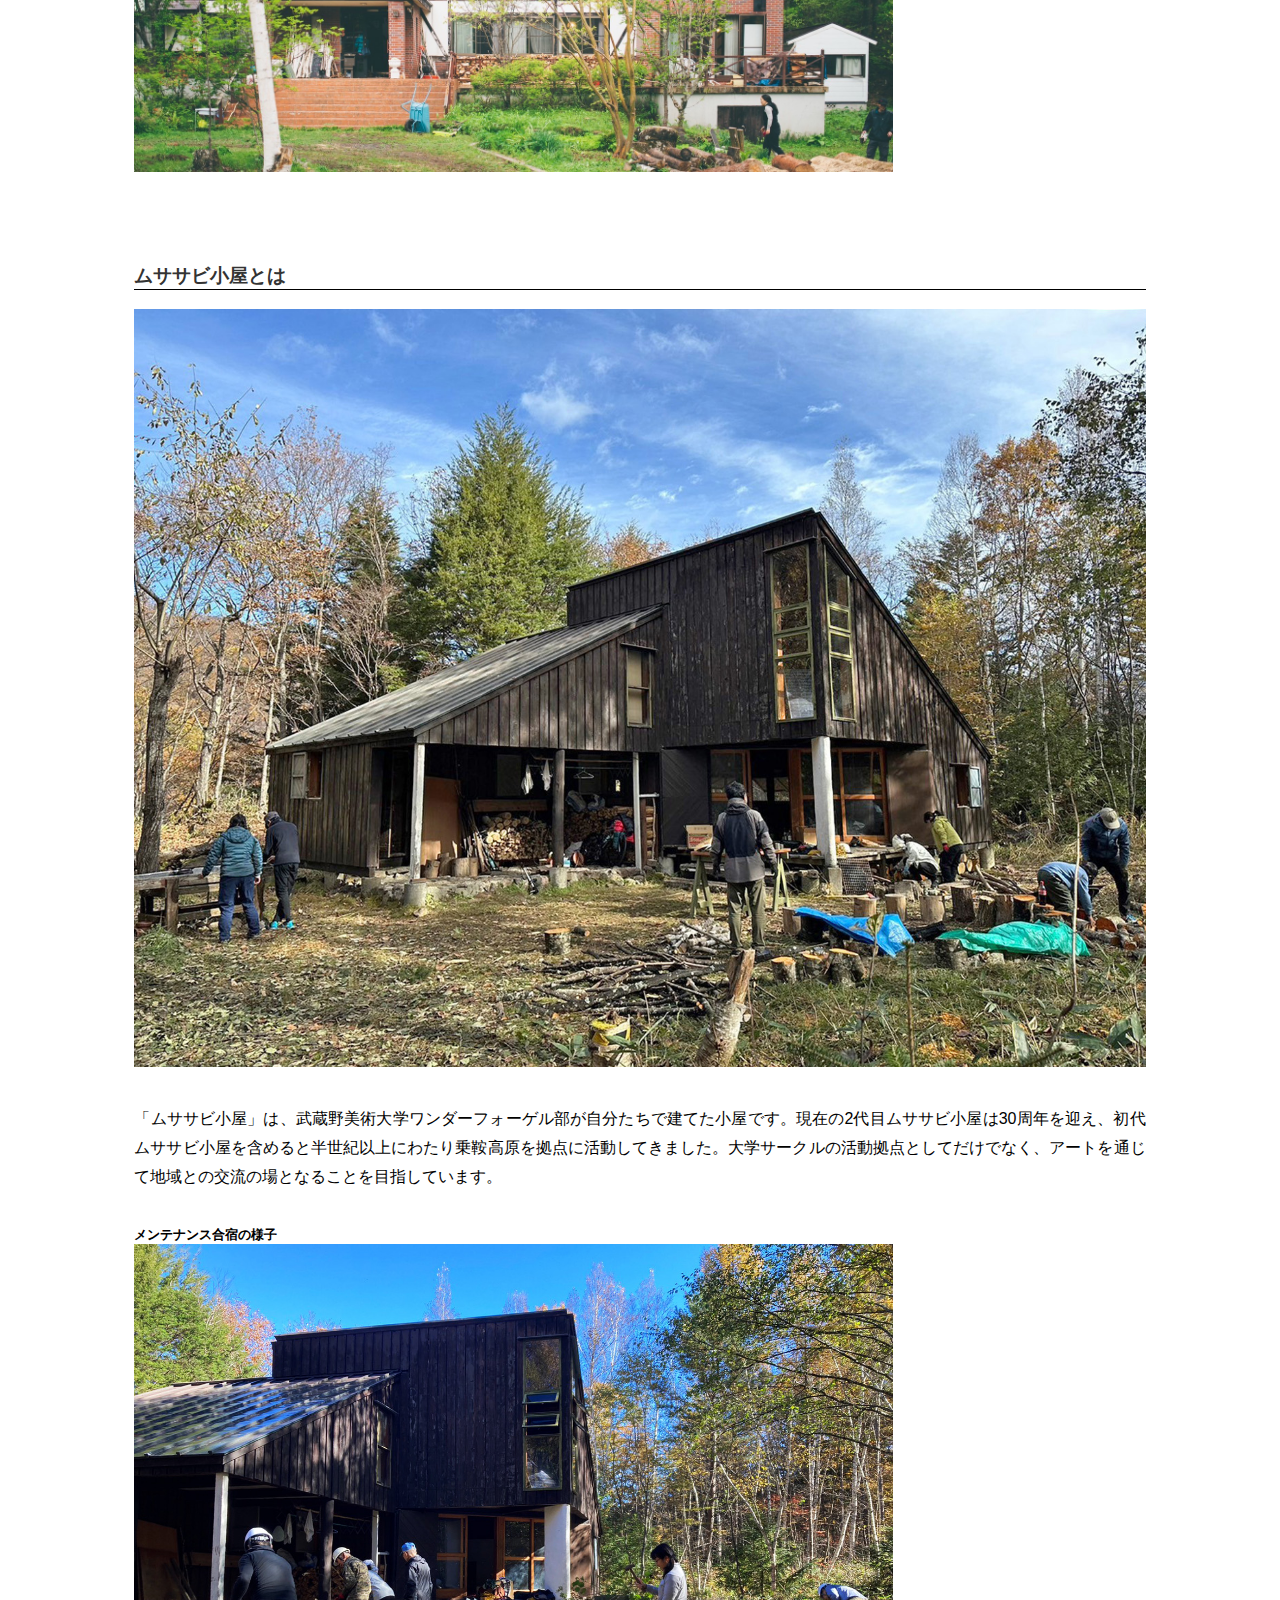
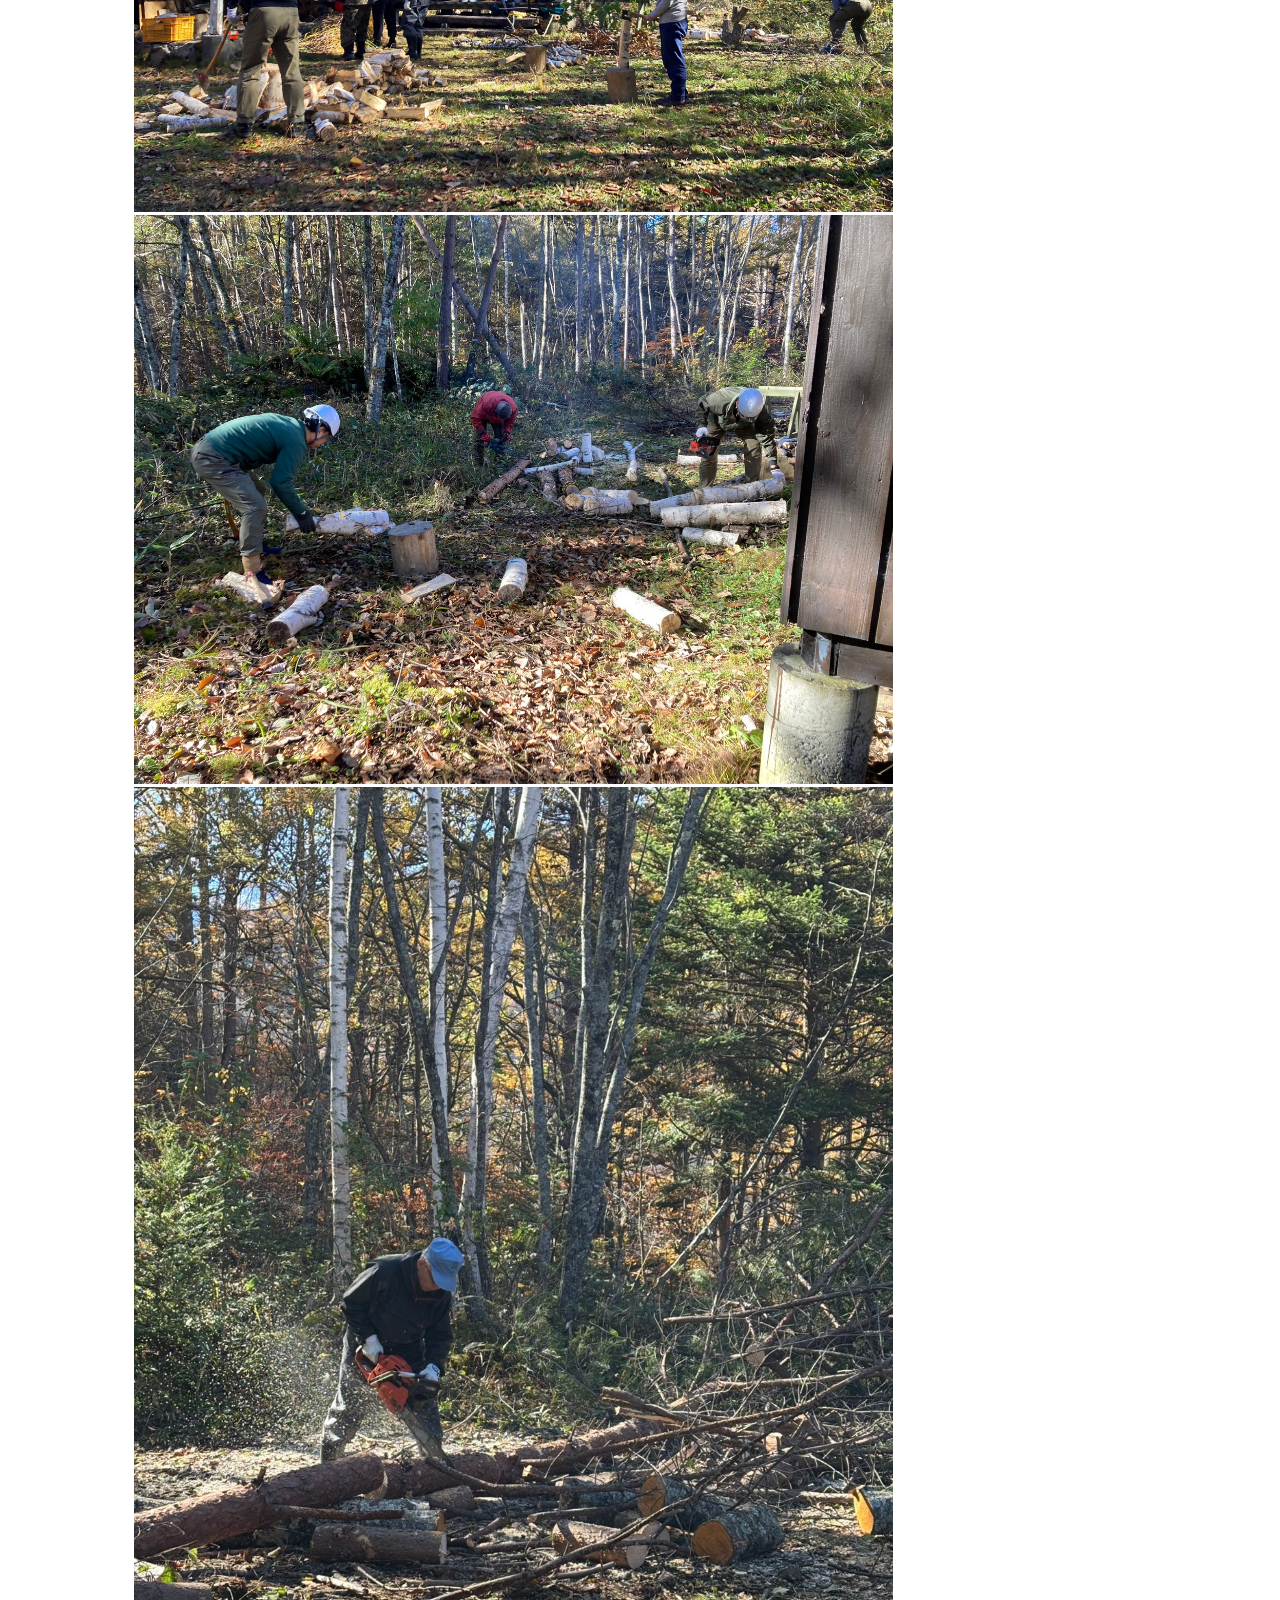
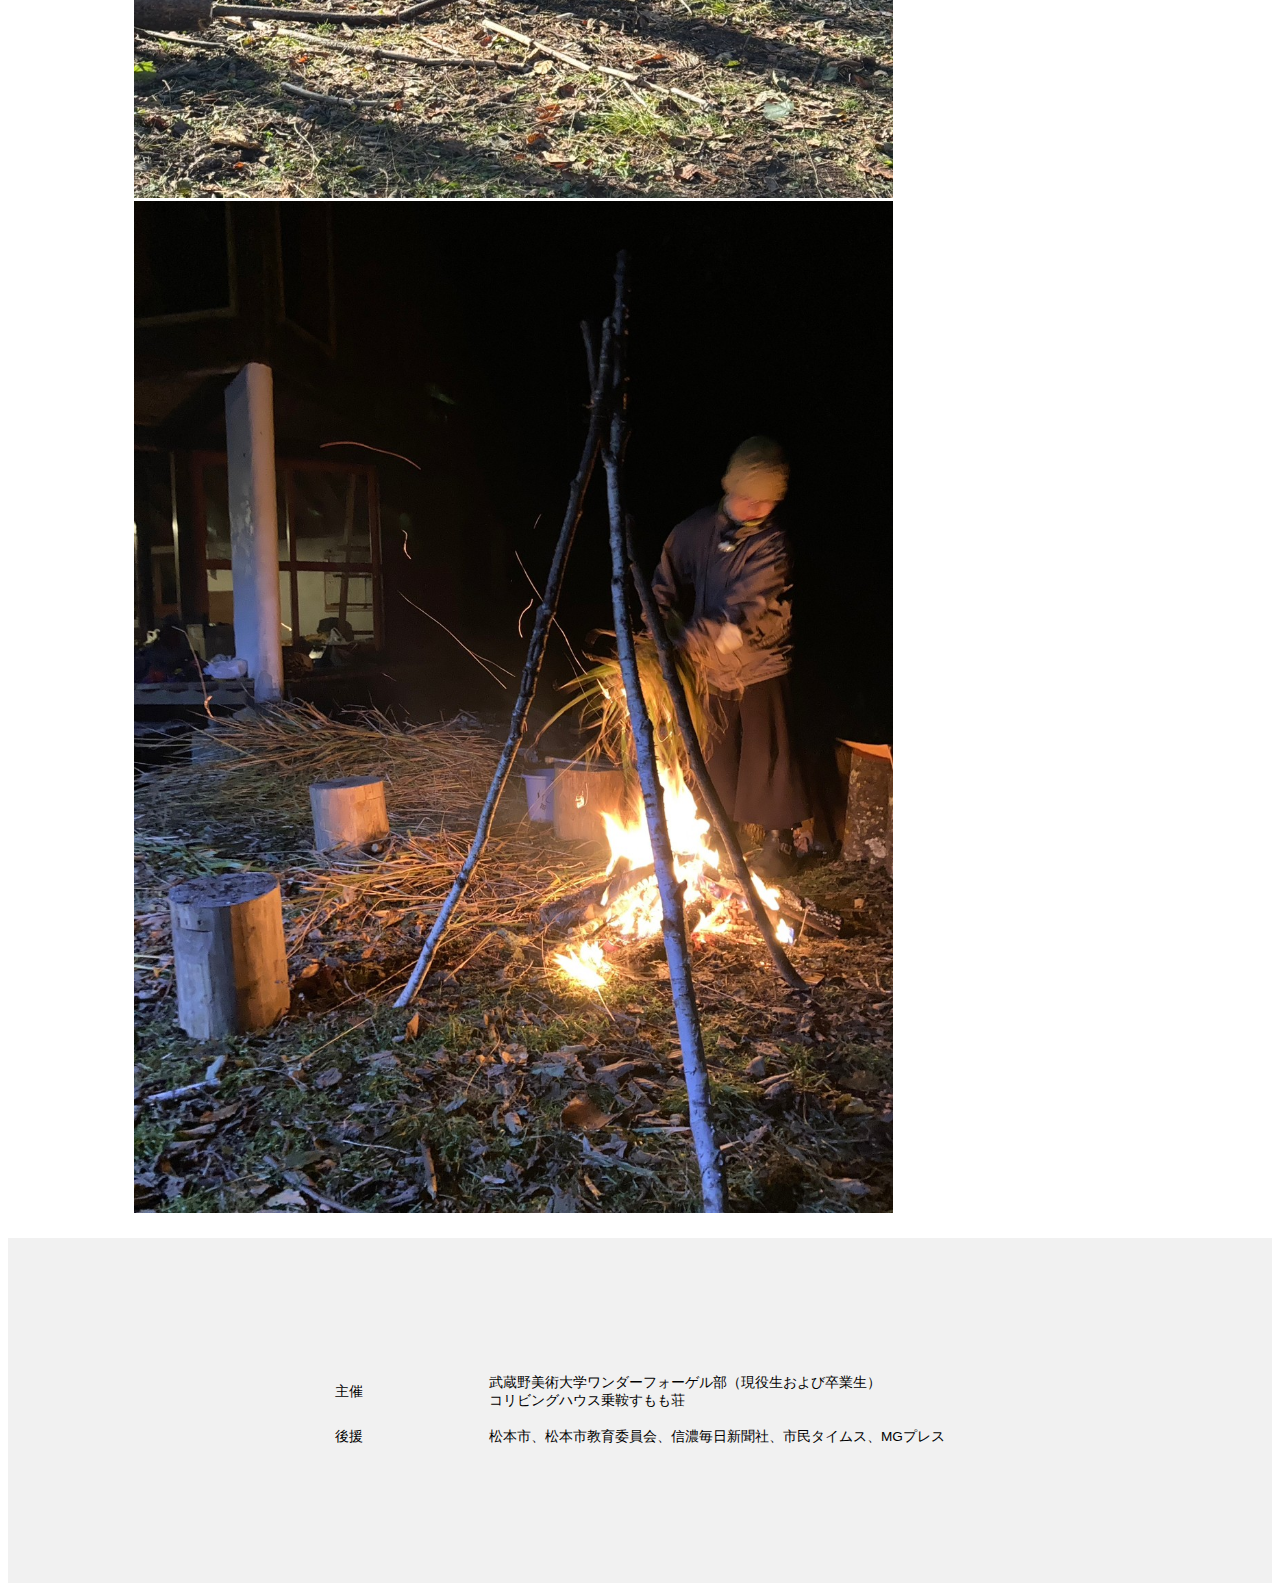
<file: 000.html>
<!doctype html>
<html>
<head>
	<!-- Google tag (gtag.js) -->
	<script async src="https://www.googletagmanager.com/gtag/js?id=G-VMF87Q7XNW"></script>
	<script>
	  window.dataLayer = window.dataLayer || [];
	  function gtag(){dataLayer.push(arguments);}
	  gtag('js', new Date());
	
	  gtag('config', 'G-VMF87Q7XNW');
	</script>

	
	<meta charset="UTF-8">
	<meta name="viewport" content="width=device-width, initial-scale=1">
	<title>000　これは確認用！</title>
	<link rel="stylesheet" href="style.css">
</head>

<body>

<header>
	
	<div id="topbanner">
		<img id="banner" src="norikura.png" alt="のりくらアートDAY">
		<img src="illust1.png" alt="のりくらアートDAY" class="illust" id="illust1">
		<img src="illust3.png" alt="のりくらアートDAY" class="illust" id="illust3">
	</div>
	<div id="artday">
		<span class="soro">アート</span><span class="soro">ＤＡＹ</span><div id="nenn" class="soro">2025</div>
		<img src="illust2.png" alt="のりくらアートDAY" class="illust" id="illust2">
		<img src="illust4.png" alt="のりくらアートDAY" class="illust" id="illust4">
	</div>
</header>


<div id="mainwrapper">
<div id="content">
	<h1 style="color: orangered;">【ご注意ください】これは確認用リンクです</h1>
		<p>長野・乗鞍高原で開催されるアートイベント。</p>
	<h2><span>武蔵野美術大学の</span><span>学生・</span><span>卒業生を</span><span>中心に</span><span>地域の</span><span>作家や</span><span>住民が</span><span>参加し、</span><span>絵画、</span><span>写真、</span><span>彫刻、</span><span>工芸など</span><span>多彩な作品が</span><span>自然の中に</span><span>展示されます。</span></h2>
		<p>小さなお子様も楽しめるワークショップも開催。散歩をしながら、ゆったりとアートとふれあう時間をお過ごしください。</p>
	<h3>2025年 日程</h3>
		<h4><span class="kakomi">DAY１</span><span style="vertical-align: middle">　7/25（金）11：00〜16：00</span></h4>
		<h4><span class="kakomi">DAY２</span><span style="vertical-align: middle">　7/26（土）11：00〜16：00</span></h4>
		<h4><span class="kakomi">DAY３</span><span style="vertical-align: middle">　7/27（日）11：00〜<span style="color: orangered">15：00</span></span></h4>
	<h3>２つの会場を、歩いてまわろう</h3>
		<ul>
			<li><span>すもも荘</span><span>（安曇4855-57）</span><span class="kakomi">駐車場あり</span></li>
			<li><span>ムササビ小屋</span><span>（安曇3788-2）</span></li>
		</ul>

	<h3>出展者紹介</h3>
	<details>
		<summary>
		michi incense..（@michi.incense ）　<span class="kakomi">ワークショップ</span>
		<span class="syoukai"><img src="images/pic_michi_incense3.jpg" alt="michi incense..（アロマミストづくりワークショップ）の写真"></span>
		</summary>
		一の瀬草原で行われている草原再生活動で間伐される白樺葉と乗鞍の水を使った蒸留水でつくる、乗鞍の思い出をぎゅっとボトリングしたオリジナルアロマミストづくりを行います。
		<ul><li>所要時間　15～30分</li><li>予約制ではありません。空いていれば先着順でどなたでも参加できます。</li><li>対象年齢　小学生以上。小学生は保護者の方と一緒にご参加ください。</li><li>参加費　おひとり様 1800円（税込）　＊50mlのミストをお作りいただきます<br>＊お支払いは当日現金、またはPayPayにてお願いいたします<br>＊釣り銭も準備しますが、お釣りの出ないようにご準備いただけると幸いです</li><li>注意事項<br>アルコールや植物由来成分を使用します。お肌の弱い方、アレルギーをお持ちの方はお申し出いただき、ご自身の判断でご参加ください。</li></ul>
		<div class="syoukai3">
		<img src="images/pic_michi_incense2.jpg" alt="michi incense..ワークショップの様子">
		<img src="images/pic_michi_incense4.jpg" alt="michi incense..ワークショップの様子">
		<img src="images/pic_michi_incense1.jpg" alt="michi incense..ワークショップの様子">
		<img src="images/pic_michi_incense5.jpg" alt="michi incense..ワークショップの様子">
		<img src="images/pic_michi_incense6.jpg" alt="michi incense..ワークショップの様子">
		<img src="images/pic_michi_incense7.jpg" alt="michi incense..ワークショップの様子">
		</div>
		<p>michi incense..とは
		「もったいない」と「香り」を組み合わせた暮らしのプロダクト。
		一の瀬草原の植生を保全するために手入れされる白樺葉やノイバラの果実、外来植物の手入れで採れた草花。これらの未利用資源から成分を取り出しプロダクトを製造しています。</p>
		<a href="https://michiincensestore.com" target="_blank" rel="noopener noreferrer">Online Storeを見る</a>
	</details>
				<p><br><br><br><br>ほか、20組以上の出展者がそれぞれに展示やワークショップを行います。</p>
	
	<h3>交通案内</h3>
	<p>自動車の場合、長野自動車道 松本ICより約60分。</p>
	<iframe src="https://www.google.com/maps/d/embed?mid=1x8Efg8zAdQsr8tNDDKRs1BZGOWVuh1Y&ehbc=2E312F&noprof=1" width="100%" height="350" style="border:0;" allowfullscreen="" loading="lazy" referrerpolicy="no-referrer-when-downgrade"></iframe>
	
	<p>公共交通機関の場合</p>
	<ol>
		<li>まずは松本駅へ。
	<span class="atten">松本駅から先の上高地線および路線バスでは交通系ICは利用できません。現金をご用意ください。</span></li>
		<li>松本駅から新島々駅まで、アルピコ交通（鉄道）上高地線で約30分。</li>
		<li>新島々駅から大野川学校前バス停まで、アルピコ交通（路線バス）乗鞍高原行きで約60分。</li>
		<li>大野川学校前バス停からすもも荘まで、徒歩3分。ムササビ小屋は、脇道をさらに進んだ場所にあります。
		<br><a href="https://www.alpico.co.jp/traffic/local/kamikochi/norikurakogen/" target="_blank" rel="noopener noreferrer">詳しくチェック（アルピコ交通のサイトへ移動）</a>
		</li>
		</ol>

<h3>すもも荘とは</h3>
	<div>
		<p><img src="images/picSumomo1.jpg" alt="すもも荘の写真"></p>
	</div>
	<div>
		<p>「コリビングハウス乗鞍すもも荘」は、長野県乗鞍高原に位置する親子やクリエイター向けのシェアハウスです。自然豊かな環境の中で共同生活を楽しみながら、リモートワークや創作活動に最適な設備を提供。地域の人々とつながり、温かなコミュニティを築く場所です。
		<br><a href="https://sumomonorikura.com" target="_blank" rel="noopener noreferrer" class="kakomi_link">すもも荘のwebサイトをみる</a>
		</p>
	</div>
	<h5 class="yousu">すもも荘の日々<br>
	<img src="images/picSumomo5.jpg" alt="すもも荘の日々">
	<img src="images/picSumomo3.jpg" alt="すもも荘の日々">
	<img src="images/picSumomo2.jpg" alt="すもも荘の日々">
	<img src="images/picSumomo4.jpg" alt="すもも荘の日々">
	</h5>

<h3>ムササビ小屋とは</h3>
	<div>
		<p><img src="images/picMusasabi14.jpg" alt="ムササビ小屋の写真"></p>
	</div>
	<div>
		<p>「ムササビ小屋」は、武蔵野美術大学ワンダーフォーゲル部が自分たちで建てた小屋です。現在の2代目ムササビ小屋は30周年を迎え、初代ムササビ小屋を含めると半世紀以上にわたり乗鞍高原を拠点に活動してきました。大学サークルの活動拠点としてだけでなく、アートを通じて地域との交流の場となることを目指しています。</p>
	</div>
	<h5 class="yousu">メンテナンス合宿の様子<br>
	<img src="images/picMusasabi6.jpg" alt="ムササビ小屋メンテナンスの様子">
	<img src="images/picMusasabi8.jpg" alt="ムササビ小屋メンテナンスの様子">
	<img src="images/picMusasabi9.jpg" alt="ムササビ小屋メンテナンスの様子">
	<img src="images/picMusasabi2.jpg" alt="ムササビ小屋メンテナンスの様子">
	</h5>
	
</div>
</div>

<div id="footer">
<table>
	<tr>
		<td width="25%">主催</td>
		<td width="75%">武蔵野美術大学ワンダーフォーゲル部（現役生および卒業生）<br>コリビングハウス乗鞍すもも荘</td>
	</tr>
	<!--
	<tr>
		<td>PR協力</td>
		<td>のりくら高原観光協会</td>
	</tr>
	-->
	<tr>
		<td>後援</td>
		<td>松本市、松本市教育委員会、信濃毎日新聞社、市民タイムス、MGプレス</td>
	</tr>
</table>
</div>

</body>
</html>
</file>
<file: style.css>
@charset "UTF-8";

body {
	font-family: sans-serif; 
}
header {
	width: 100%;
}
#topbanner {
	position: relative ; 
	margin: 10% auto 0 ;
	width: 96%;
}
#banner {
	width: 100%;
}
.illust{
	position: absolute; 
}
#illust1{
	width: 35%;
	left: -5px; top: -80px; transform: rotate(10deg) 
}
#illust2{
	width: 22%;
	left: 0px; bottom: 0px; transform: rotate(38deg) 
}
#illust3{
	width: 25%;
	right: 0px; top: -20%; transform: rotate(10deg)
}
#illust4{
	width: 30%;
	right: 5px; bottom: 5%;
}
#artday {
	position: relative ; 
	width: 96%;
	font-size: 58px; 
	font-weight: 900; 
	color: rgba(134,113,97,1.00); 
	text-align: center; 
	margin: 0 auto 0; 
}
#nenn {
	padding: 0px 20px; 
	background-color: rgba(214,174,142,1.00); 
	border-radius: 30vh; 
	color: #fff; 
	font-size: 0.6em; 
	vertical-align: middle; 
}
.soro{
	vertical-align: middle; 
}
h1 {
	color: rgba(134,113,97,1.00); 
}
h2 {
	font-size: 1em; 
	font-weight: 700; 
	padding: 0.6em 1.2em; 
	color: rgba(51,51,51,1.00);
	background-color: rgba(134,113,97,0.15);
	letter-spacing: 0.12em;
}
h3 {
	font-weight: 700;
	color: rgba(51,51,51,1.00);
	border-bottom: 1px solid #000;
	padding: 3.5em 0em 0em; 
}
#content p {
	line-height: 1.8; 
	font-style: normal;
	font-weight: 400;
	text-align: justify;
}
img{
	width: 100%;
	margin: 0 auto;
}
			.yousu{
				width: 75%;
			}
#content #mainContent #authorInfo {
	background-color: rgba(208,207,207,1.00);
}
#content #mainContent #authorInfo h2, #content #mainContent #authorInfo p {
	color: rgba(255,255,255,1.00);
	padding-left: 2%;
	padding-top: 11px;
}
#content #mainContent #authorInfo p {
	color: rgba(255,255,255,1.00);
	padding-left: 2%;
	padding-top: 0px;
	padding-bottom: 11px;
	padding-right: 2%;
}
article.narabi {
	width: 46%;
	float: left;
	padding-left: 2%;
	padding-right: 2%;
	text-align: justify;
	font-family: source-sans-pro, sans-serif;
	font-style: normal;
	font-weight: 200;
	color: #2b2b2b;
}
article.narabi h3 {
	text-align: center;
	font-family: montserrat, sans-serif;
	font-style: normal;
	font-weight: 400;
}
#mainContent {
	/* Container for the blog post in individal blog view */
	padding-left: 2%;
	width: 71%;
	float: left;
	padding-right: 2%;
	padding-top: 41px;
}
#mainwrapper {
	/* Container of all content */
	width: 80%;
	overflow: auto;
	margin-left: 10%;
}
#footer {
	background-color: rgba(241,241,241,1.00);
	width: 80%; 
	padding: 10%;
}
.narabi {
	width: 71%;
	padding-left: 2%;
	padding-right: 2%;
}
#map {
	background-color: rgba(177,177,177,1.00); 
	text-align: center;
	color: rgba(244,244,244,1.00); 
	padding: 5em 0 ;
}
p { padding-bottom: 0.75em;
}
table {
	font-size: 0.85em; 
	margin: auto;
}
td, th {
	padding: 8px 0px;
}
span {
	display: inline-block;
}
.kakomi {
	padding: 4px 8px; 
	background-color: rgba(214,174,142,1.00);
	border-radius: 30vh;
	color: #fff;
	font-size: 0.75em; 
	font-weight: 700;
	vertical-align: middle; 
}
li{
	font-weight: normal;
	padding: 10px 0 0; 
}


/* Tablet view */
@media screen and (max-width: 834px) {

#mainContent {
	/* Container for the blog post */
	padding-top: 0px;
	float: none;
	width: 96%;
}
.narabi {
	width: 96%;
	padding-left: 2%;
	padding-right: 2%;
}
article.narabi #content {
	width: 46%;
}
#mainwrapper header {
	/* Header */
	width: 100%;
}

/*
#illust1{
	left: -5px; top: 0px; transform: rotate(10deg) 
}
#illust2{
	width: 125px;
	left: 15px; bottom: 300px; transform: rotate(25deg) 
}
#illust3{
	width: 150px;
	right: 5px; top: -5px; transform: rotate(5deg)
}
#illust4{
	width: 220px;
	right: 10px; bottom: 225px;
}
*/

}

/* Mobile view */
@media screen and (max-width: 600px) {
#topbanner {
	margin: 30% auto 0 ;
}
.illust{
	width: 45%;
}
#illust1{
	width: 50%;
	left: 0px; top: -55%; transform: rotate(10deg) 
}
#illust2{
	width: 40%; 
	left: 0px; bottom: -110px; transform: rotate(37deg) 
}
#illust3{
	width: 33%; 
	right: 0px; top: -55%; 
}
#illust4{
	width: 55%;
	right: -10%; bottom: -170px; 
}
#artday {
	width: 80%;
	text-align: center; 
	margin: 0 auto 100px; 
}

#mainwrapper {
	width: 92%;
	overflow: auto;
	margin-left: 4%;
}
#mainwrapper header #logo {
	width: 96%;
	margin-left: 2%;
}
h3 {
	/* Title under maincontent, if any */
	font-size: 15px;
	border-bottom: 1px solid #000;
}
#content article.narabi {
	/* Each foter article */
	width: 96%;
}
}
</file>
